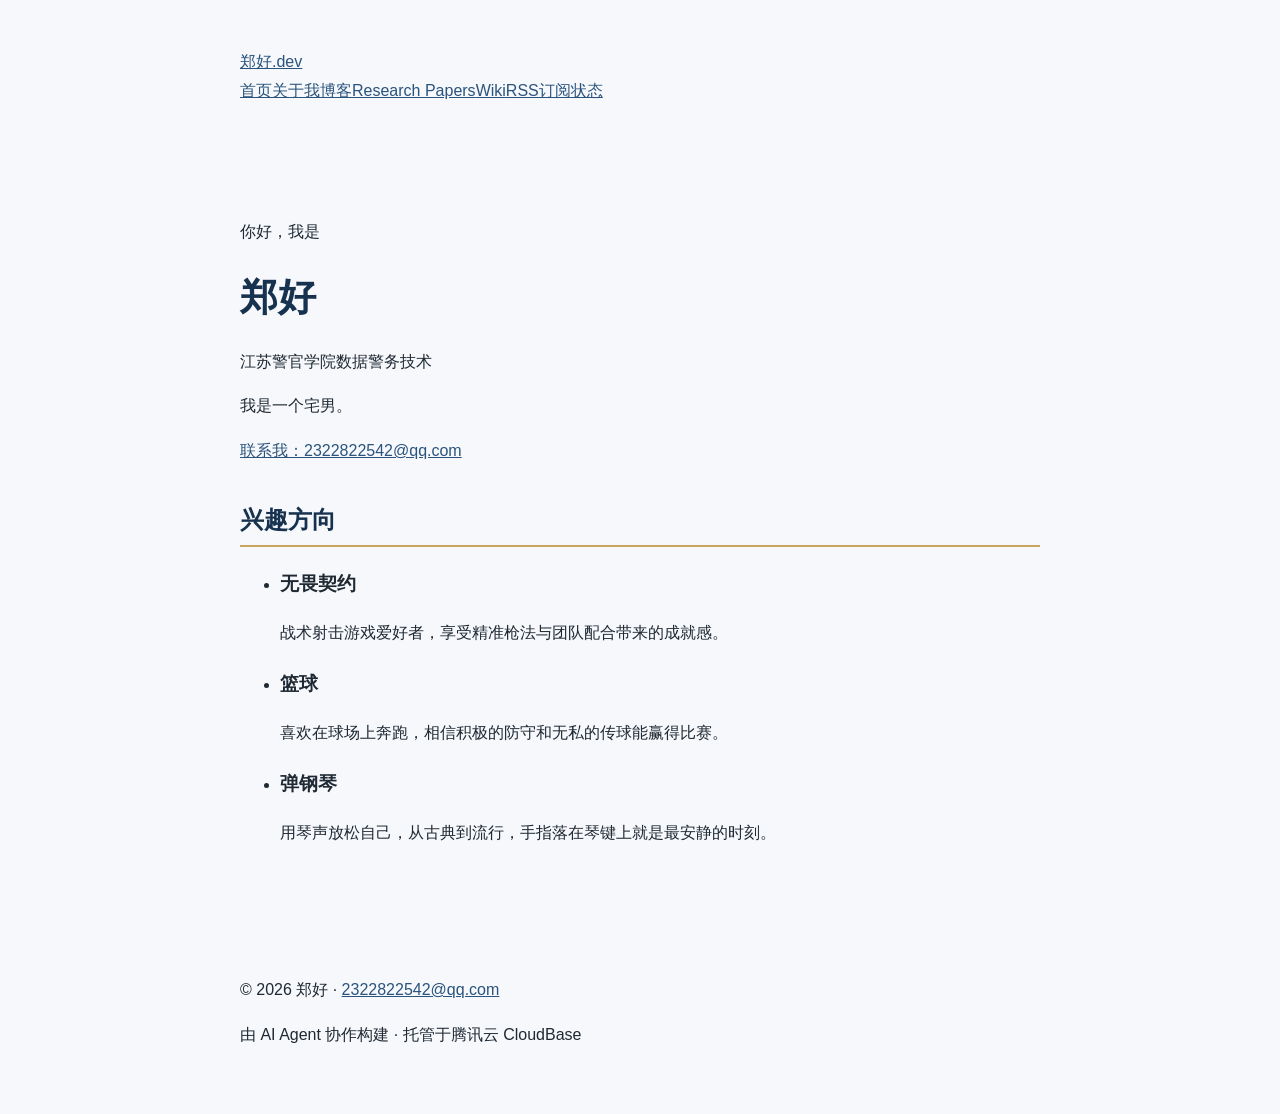
<file: public/index.html>
<!DOCTYPE html>
<html lang="zh-CN">
<head>
  <meta charset="UTF-8">
  <meta name="viewport" content="width=device-width, initial-scale=1.0">
  <title>郑好的个人网站</title>
  <meta name="description" content="郑好的个人网站：江苏警官学院数据警务技术学生，兴趣是无畏契约、篮球和弹钢琴。">
  <link rel="icon" href="data:image/svg+xml,%3Csvg xmlns='http://www.w3.org/2000/svg' viewBox='0 0 100 100'%3E%3Ctext y='.9em' font-size='90'%3E%F0%9F%9B%A1%EF%B8%8F%3C/text%3E%3C/svg%3E">
  <link rel="alternate" type="application/rss+xml" title="郑好的个人网站 RSS" href="feed.xml">
  <link rel="stylesheet" href="styles.css">
</head>
<body data-page="home">
  <header class="site-header">
    <div class="container nav-bar">
      <a class="brand" href="index.html">郑好<span class="brand-dot">.dev</span></a>
      <nav class="site-nav" aria-label="主导航">
        <a class="nav-link" href="index.html" aria-current="page">首页</a><a class="nav-link" href="about.html">关于我</a><a class="nav-link" href="blog.html">博客</a><a class="nav-link" href="papers.html">Research Papers</a><a class="nav-link" href="wiki/index.html">Wiki</a><a class="nav-link" href="rss.html">RSS订阅</a><a class="nav-link" href="status.html">状态</a>
      </nav>
    </div>
  </header>
  <main class="container">

    <section class="hero">
      <p class="hero-eyebrow">你好，我是</p>
      <h1 class="hero-name">郑好</h1>
      <p class="hero-chips"><span class="chip">江苏警官学院</span><span class="chip">数据警务技术</span></p>
      <p class="hero-intro">我是一个宅男。</p>
      <p class="hero-contact"><a class="btn" href="mailto:2322822542@qq.com">联系我：2322822542@qq.com</a></p>
    </section>
    <section>
      <h2>兴趣方向</h2>
      <ul class="interest-grid"><li class="interest-card">
          <h3>无畏契约</h3>
          <p>战术射击游戏爱好者，享受精准枪法与团队配合带来的成就感。</p>
        </li><li class="interest-card">
          <h3>篮球</h3>
          <p>喜欢在球场上奔跑，相信积极的防守和无私的传球能赢得比赛。</p>
        </li><li class="interest-card">
          <h3>弹钢琴</h3>
          <p>用琴声放松自己，从古典到流行，手指落在琴键上就是最安静的时刻。</p>
        </li></ul>
    </section>

  </main>
  <footer class="site-footer">
    <div class="container">
      <p>&copy; 2026 郑好 · <a href="mailto:2322822542@qq.com">2322822542@qq.com</a></p>
      <p class="footer-sub">由 AI Agent 协作构建 · 托管于腾讯云 CloudBase</p>
    </div>
  </footer>
  <script src="app.js" defer></script>
</body>
</html>
</file>
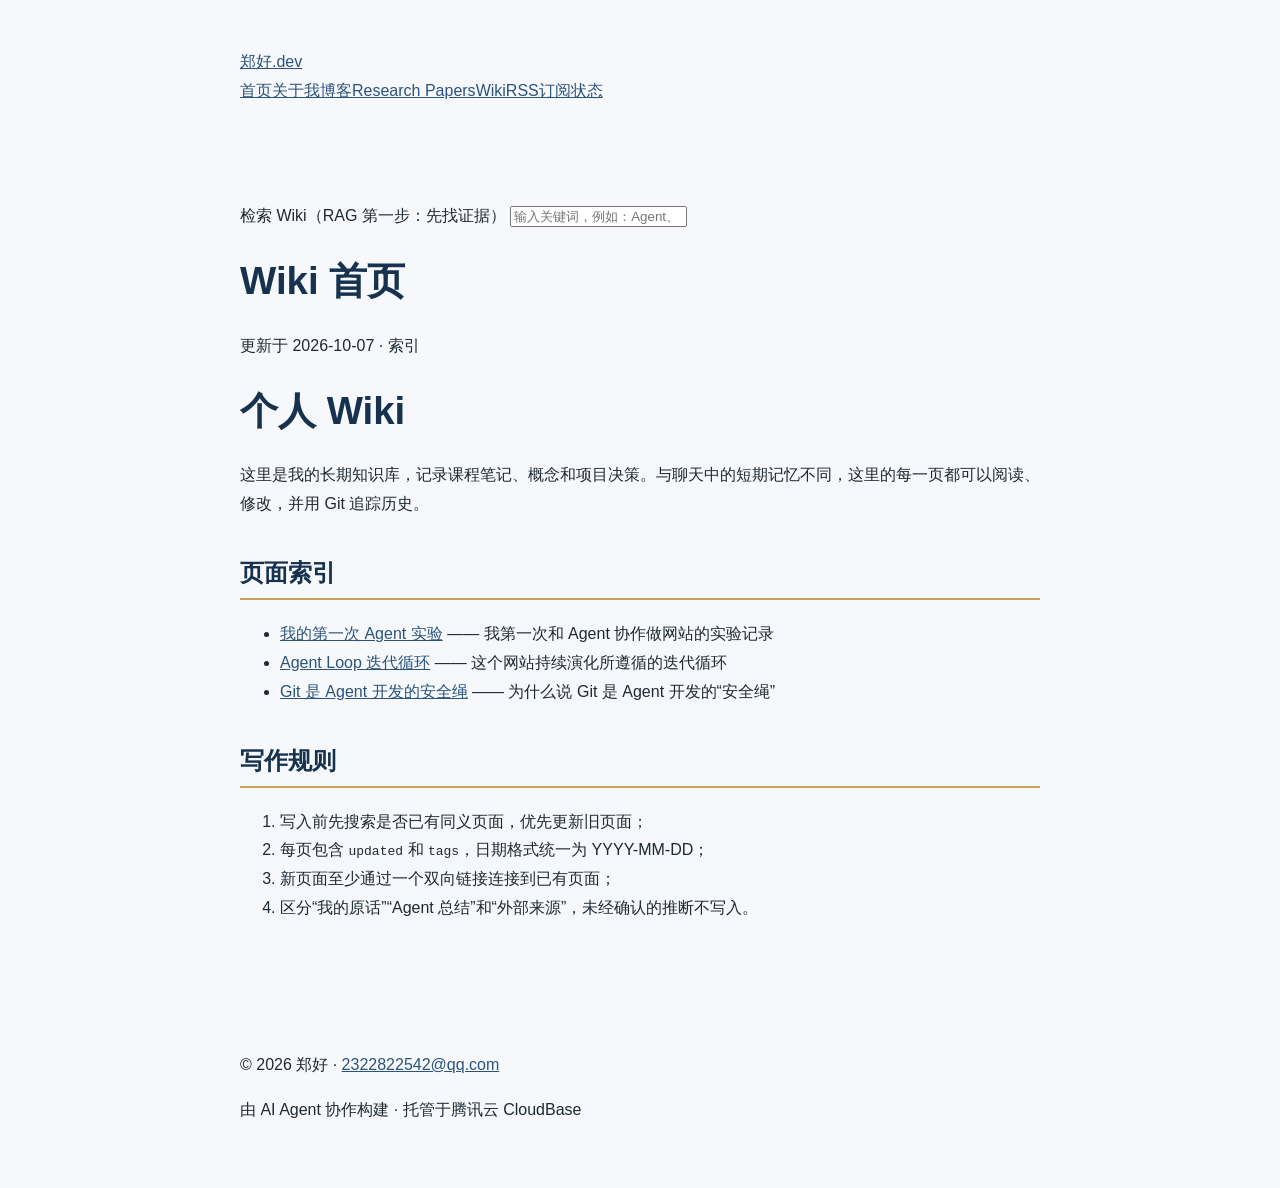
<file: public/wiki/index.html>
<!DOCTYPE html>
<html lang="zh-CN">
<head>
  <meta charset="UTF-8">
  <meta name="viewport" content="width=device-width, initial-scale=1.0">
  <title>Wiki 首页 - 郑好的个人网站</title>
  <meta name="description" content="Wiki：Wiki 首页">
  <link rel="icon" href="data:image/svg+xml,%3Csvg xmlns='http://www.w3.org/2000/svg' viewBox='0 0 100 100'%3E%3Ctext y='.9em' font-size='90'%3E%F0%9F%9B%A1%EF%B8%8F%3C/text%3E%3C/svg%3E">
  <link rel="alternate" type="application/rss+xml" title="郑好的个人网站 RSS" href="../feed.xml">
  <link rel="stylesheet" href="../styles.css">
</head>
<body data-page="wiki">
  <header class="site-header">
    <div class="container nav-bar">
      <a class="brand" href="../index.html">郑好<span class="brand-dot">.dev</span></a>
      <nav class="site-nav" aria-label="主导航">
        <a class="nav-link" href="../index.html">首页</a><a class="nav-link" href="../about.html">关于我</a><a class="nav-link" href="../blog.html">博客</a><a class="nav-link" href="../papers.html">Research Papers</a><a class="nav-link" href="../wiki/index.html" aria-current="page">Wiki</a><a class="nav-link" href="../rss.html">RSS订阅</a><a class="nav-link" href="../status.html">状态</a>
      </nav>
    </div>
  </header>
  <main class="container">


    <div class="wiki-search">
      <label for="wiki-search-input">检索 Wiki（RAG 第一步：先找证据）</label>
      <input id="wiki-search-input" type="search" placeholder="输入关键词，例如：Agent、回滚、RSS">
      <ul id="wiki-search-results" class="wiki-search-results"></ul>
    </div>

    <article class="post wiki-page" data-slug="index">
      <header class="post-header">
        <h1>Wiki 首页</h1>
        <p class="post-meta">更新于 2026-10-07 · <span class="tag">索引</span></p>
      </header>
<h1>个人 Wiki</h1>
<p>这里是我的长期知识库，记录课程笔记、概念和项目决策。与聊天中的短期记忆不同，这里的每一页都可以阅读、修改，并用 Git 追踪历史。</p>
<h2>页面索引</h2>
<ul><li><a class="wikilink" href="agent-experiment.html">我的第一次 Agent 实验</a> —— 我第一次和 Agent 协作做网站的实验记录</li><li><a class="wikilink" href="agent-loop.html">Agent Loop 迭代循环</a> —— 这个网站持续演化所遵循的迭代循环</li><li><a class="wikilink" href="git-safety-rope.html">Git 是 Agent 开发的安全绳</a> —— 为什么说 Git 是 Agent 开发的“安全绳”</li></ul>
<h2>写作规则</h2>
<ol><li>写入前先搜索是否已有同义页面，优先更新旧页面；</li><li>每页包含 <code>updated</code> 和 <code>tags</code>，日期格式统一为 YYYY-MM-DD；</li><li>新页面至少通过一个双向链接连接到已有页面；</li><li>区分“我的原话”“Agent 总结”和“外部来源”，未经确认的推断不写入。</li></ol>
    </article>

  </main>
  <footer class="site-footer">
    <div class="container">
      <p>&copy; 2026 郑好 · <a href="mailto:2322822542@qq.com">2322822542@qq.com</a></p>
      <p class="footer-sub">由 AI Agent 协作构建 · 托管于腾讯云 CloudBase</p>
    </div>
  </footer>
  <script src="../app.js" defer></script>
</body>
</html>
</file>
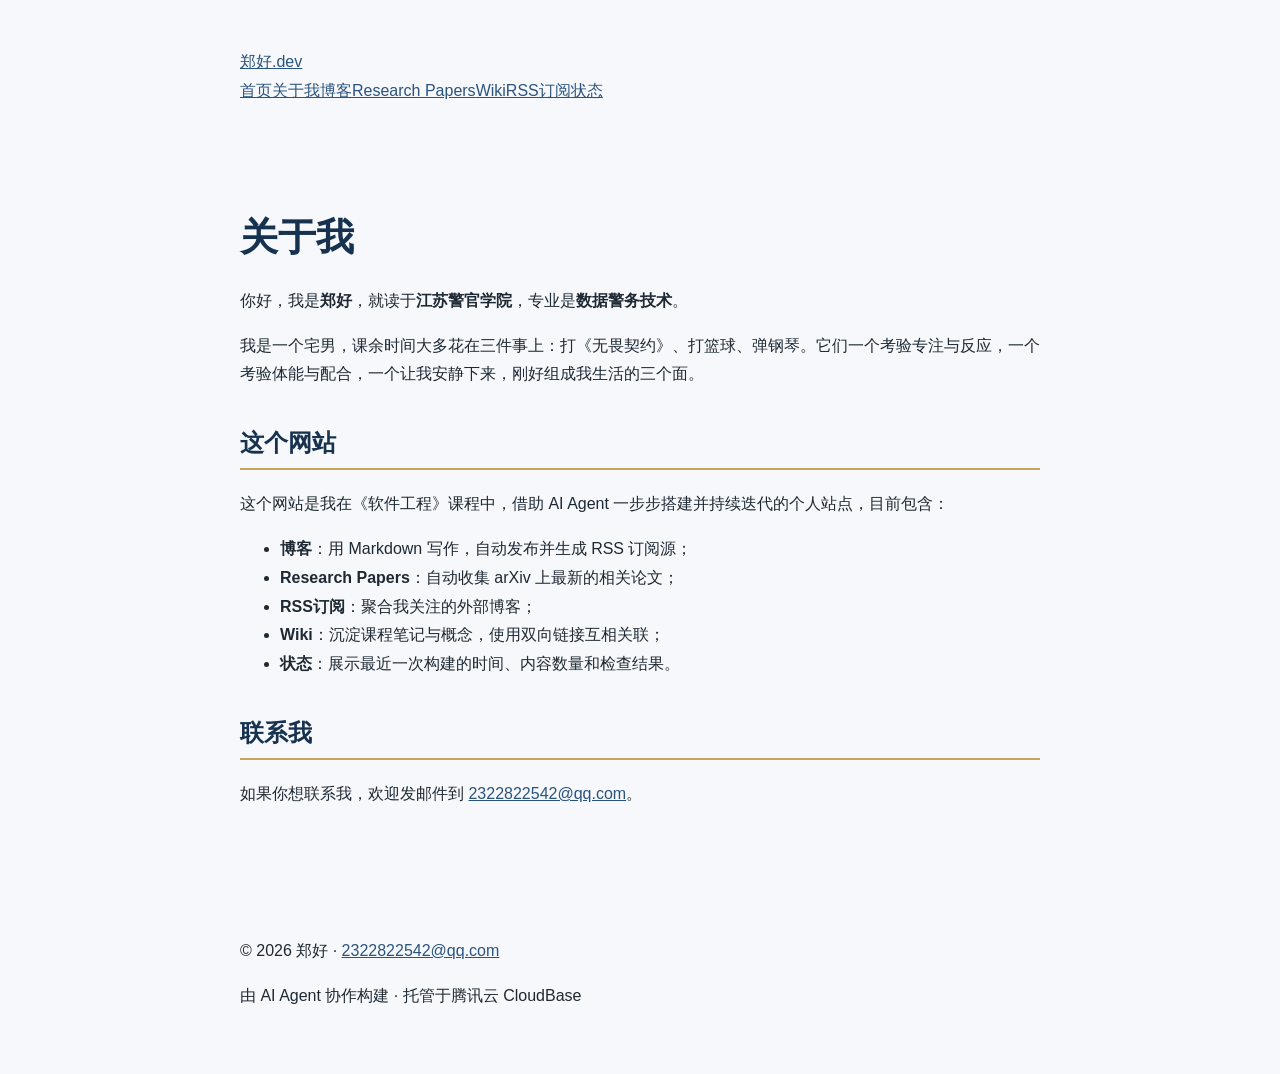
<file: public/about.html>
<!DOCTYPE html>
<html lang="zh-CN">
<head>
  <meta charset="UTF-8">
  <meta name="viewport" content="width=device-width, initial-scale=1.0">
  <title>关于我 - 郑好的个人网站</title>
  <meta name="description" content="郑好的个人介绍">
  <link rel="icon" href="data:image/svg+xml,%3Csvg xmlns='http://www.w3.org/2000/svg' viewBox='0 0 100 100'%3E%3Ctext y='.9em' font-size='90'%3E%F0%9F%9B%A1%EF%B8%8F%3C/text%3E%3C/svg%3E">
  <link rel="alternate" type="application/rss+xml" title="郑好的个人网站 RSS" href="feed.xml">
  <link rel="stylesheet" href="styles.css">
</head>
<body data-page="">
  <header class="site-header">
    <div class="container nav-bar">
      <a class="brand" href="index.html">郑好<span class="brand-dot">.dev</span></a>
      <nav class="site-nav" aria-label="主导航">
        <a class="nav-link" href="index.html">首页</a><a class="nav-link" href="about.html" aria-current="page">关于我</a><a class="nav-link" href="blog.html">博客</a><a class="nav-link" href="papers.html">Research Papers</a><a class="nav-link" href="wiki/index.html">Wiki</a><a class="nav-link" href="rss.html">RSS订阅</a><a class="nav-link" href="status.html">状态</a>
      </nav>
    </div>
  </header>
  <main class="container">
<h1>关于我</h1>
<p>你好，我是<strong>郑好</strong>，就读于<strong>江苏警官学院</strong>，专业是<strong>数据警务技术</strong>。</p>
<p>我是一个宅男，课余时间大多花在三件事上：打《无畏契约》、打篮球、弹钢琴。它们一个考验专注与反应，一个考验体能与配合，一个让我安静下来，刚好组成我生活的三个面。</p>
<h2>这个网站</h2>
<p>这个网站是我在《软件工程》课程中，借助 AI Agent 一步步搭建并持续迭代的个人站点，目前包含：</p>
<ul><li><strong>博客</strong>：用 Markdown 写作，自动发布并生成 RSS 订阅源；</li><li><strong>Research Papers</strong>：自动收集 arXiv 上最新的相关论文；</li><li><strong>RSS订阅</strong>：聚合我关注的外部博客；</li><li><strong>Wiki</strong>：沉淀课程笔记与概念，使用双向链接互相关联；</li><li><strong>状态</strong>：展示最近一次构建的时间、内容数量和检查结果。</li></ul>
<h2>联系我</h2>
<p>如果你想联系我，欢迎发邮件到 <a href="mailto:2322822542@qq.com">2322822542@qq.com</a>。</p>
  </main>
  <footer class="site-footer">
    <div class="container">
      <p>&copy; 2026 郑好 · <a href="mailto:2322822542@qq.com">2322822542@qq.com</a></p>
      <p class="footer-sub">由 AI Agent 协作构建 · 托管于腾讯云 CloudBase</p>
    </div>
  </footer>
  <script src="app.js" defer></script>
</body>
</html>
</file>
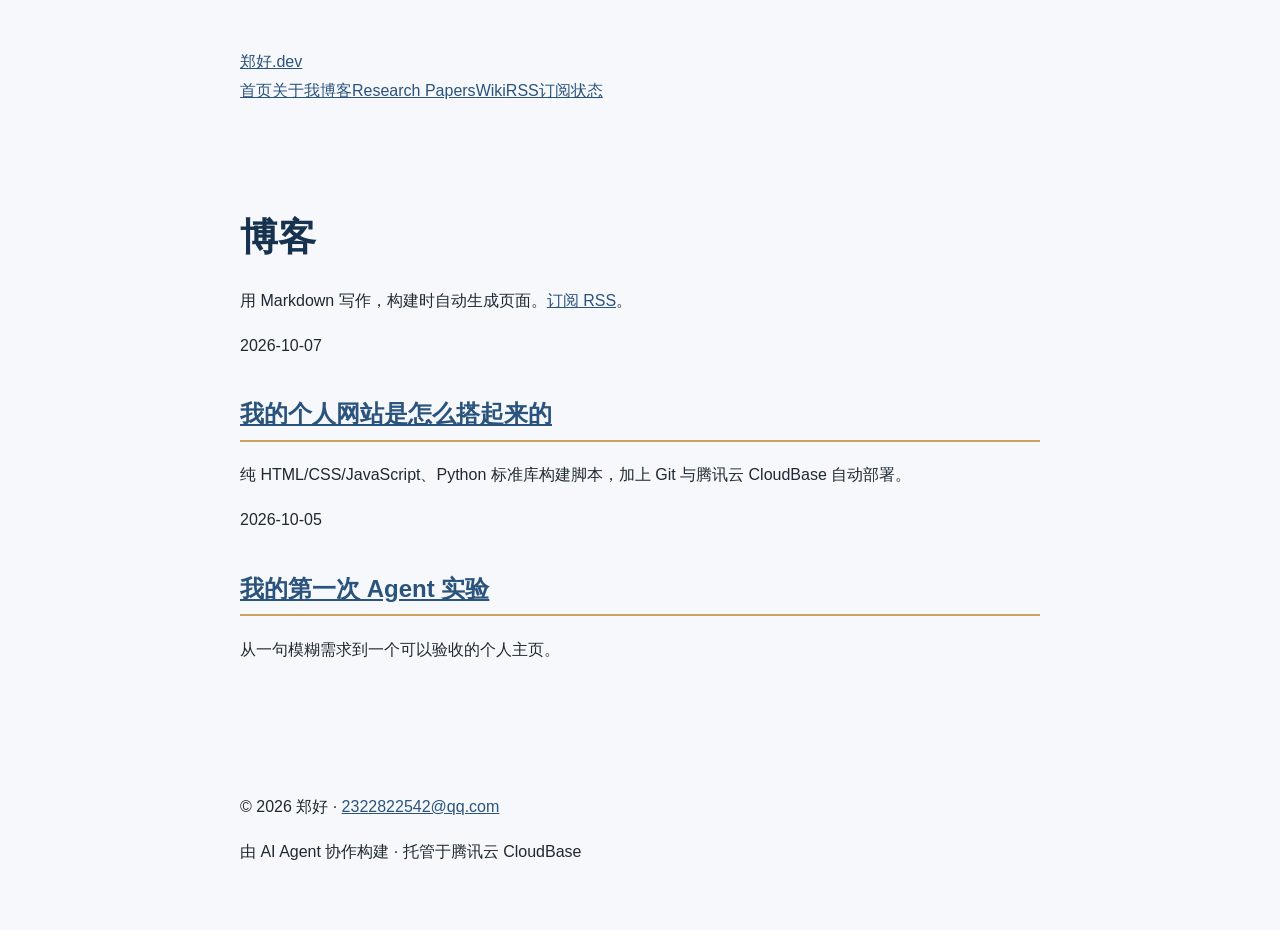
<file: public/blog.html>
<!DOCTYPE html>
<html lang="zh-CN">
<head>
  <meta charset="UTF-8">
  <meta name="viewport" content="width=device-width, initial-scale=1.0">
  <title>博客 - 郑好的个人网站</title>
  <meta name="description" content="郑好的博客文章">
  <link rel="icon" href="data:image/svg+xml,%3Csvg xmlns='http://www.w3.org/2000/svg' viewBox='0 0 100 100'%3E%3Ctext y='.9em' font-size='90'%3E%F0%9F%9B%A1%EF%B8%8F%3C/text%3E%3C/svg%3E">
  <link rel="alternate" type="application/rss+xml" title="郑好的个人网站 RSS" href="feed.xml">
  <link rel="stylesheet" href="styles.css">
</head>
<body data-page="">
  <header class="site-header">
    <div class="container nav-bar">
      <a class="brand" href="index.html">郑好<span class="brand-dot">.dev</span></a>
      <nav class="site-nav" aria-label="主导航">
        <a class="nav-link" href="index.html">首页</a><a class="nav-link" href="about.html">关于我</a><a class="nav-link" href="blog.html" aria-current="page">博客</a><a class="nav-link" href="papers.html">Research Papers</a><a class="nav-link" href="wiki/index.html">Wiki</a><a class="nav-link" href="rss.html">RSS订阅</a><a class="nav-link" href="status.html">状态</a>
      </nav>
    </div>
  </header>
  <main class="container">

    <h1>博客</h1>
    <p class="page-lead">用 Markdown 写作，构建时自动生成页面。<a href="feed.xml">订阅 RSS</a>。</p>
    <div class="card-list"><article class="list-card">
          <time datetime="2026-10-07">2026-10-07</time>
          <h2><a href="posts/how-this-site-is-built.html">我的个人网站是怎么搭起来的</a></h2>
          <p>纯 HTML/CSS/JavaScript、Python 标准库构建脚本，加上 Git 与腾讯云 CloudBase 自动部署。</p>
        </article><article class="list-card">
          <time datetime="2026-10-05">2026-10-05</time>
          <h2><a href="posts/hello-agent.html">我的第一次 Agent 实验</a></h2>
          <p>从一句模糊需求到一个可以验收的个人主页。</p>
        </article></div>

  </main>
  <footer class="site-footer">
    <div class="container">
      <p>&copy; 2026 郑好 · <a href="mailto:2322822542@qq.com">2322822542@qq.com</a></p>
      <p class="footer-sub">由 AI Agent 协作构建 · 托管于腾讯云 CloudBase</p>
    </div>
  </footer>
  <script src="app.js" defer></script>
</body>
</html>
</file>
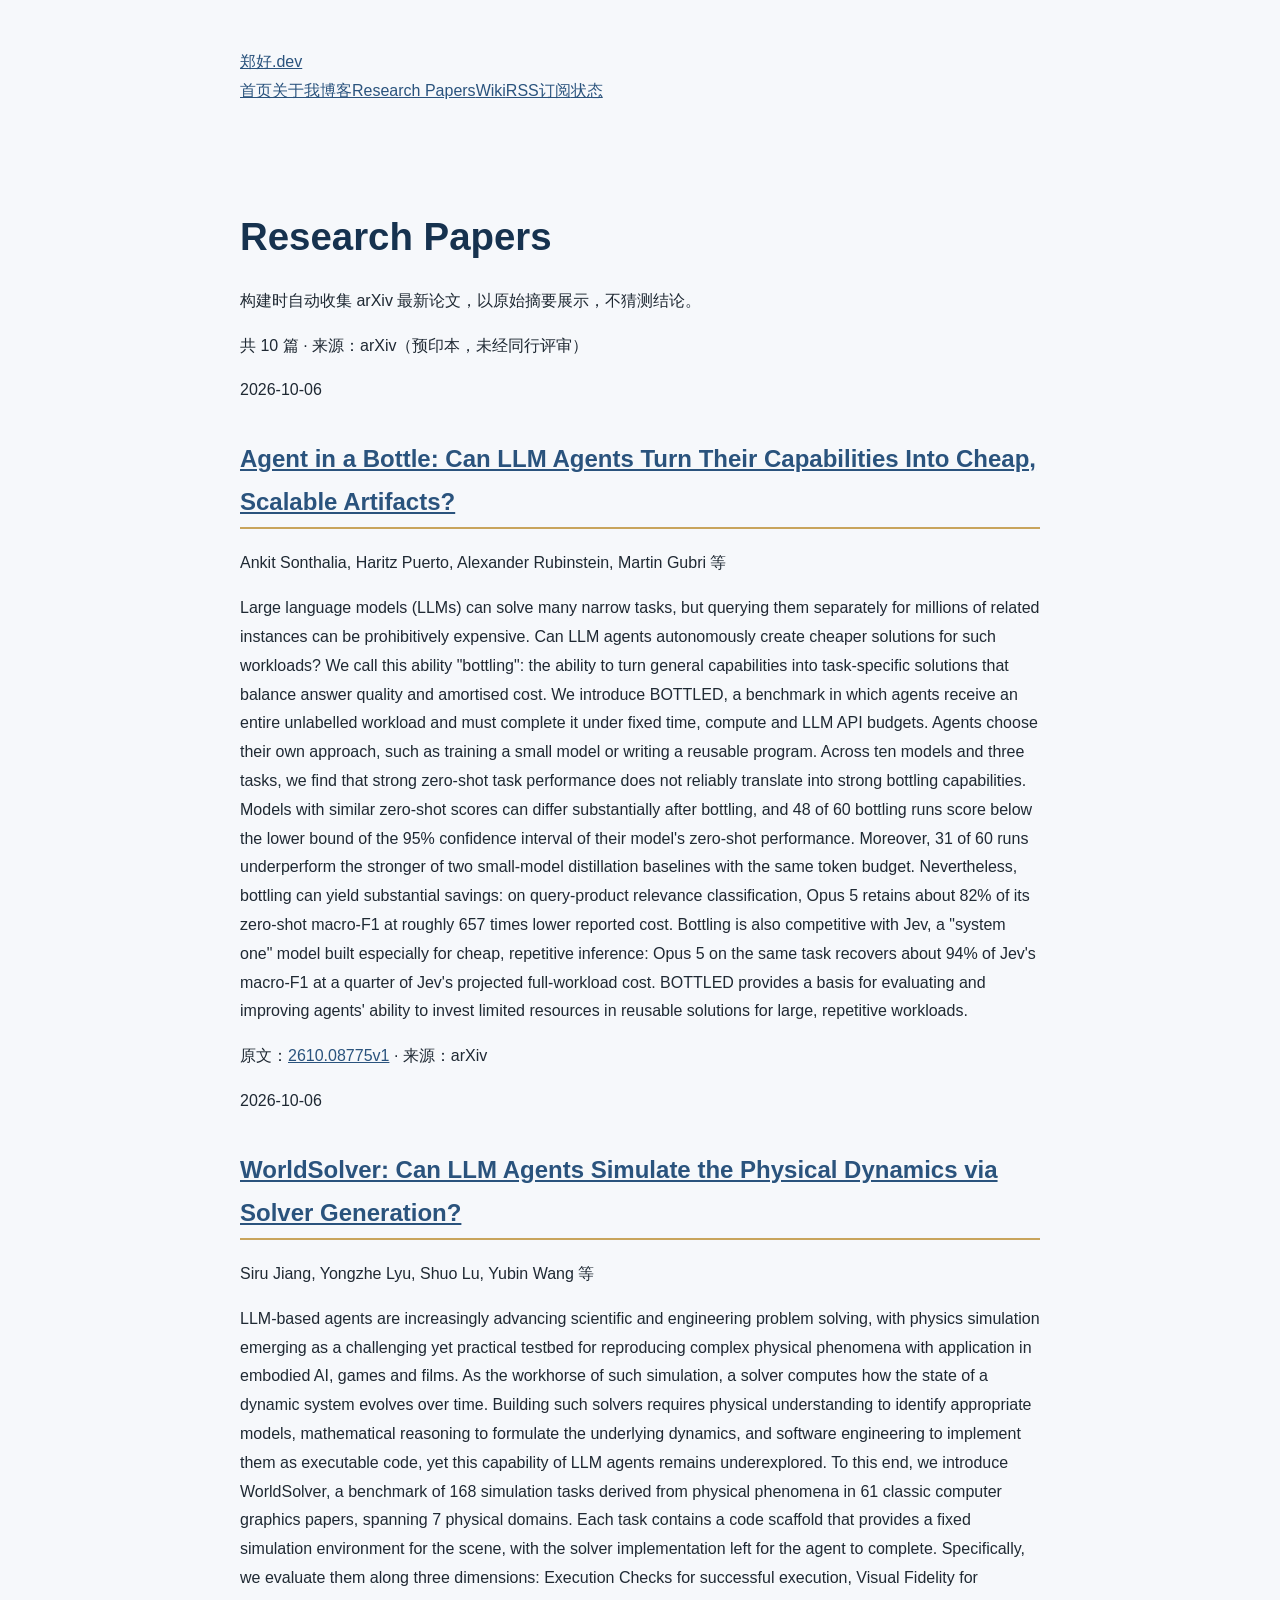
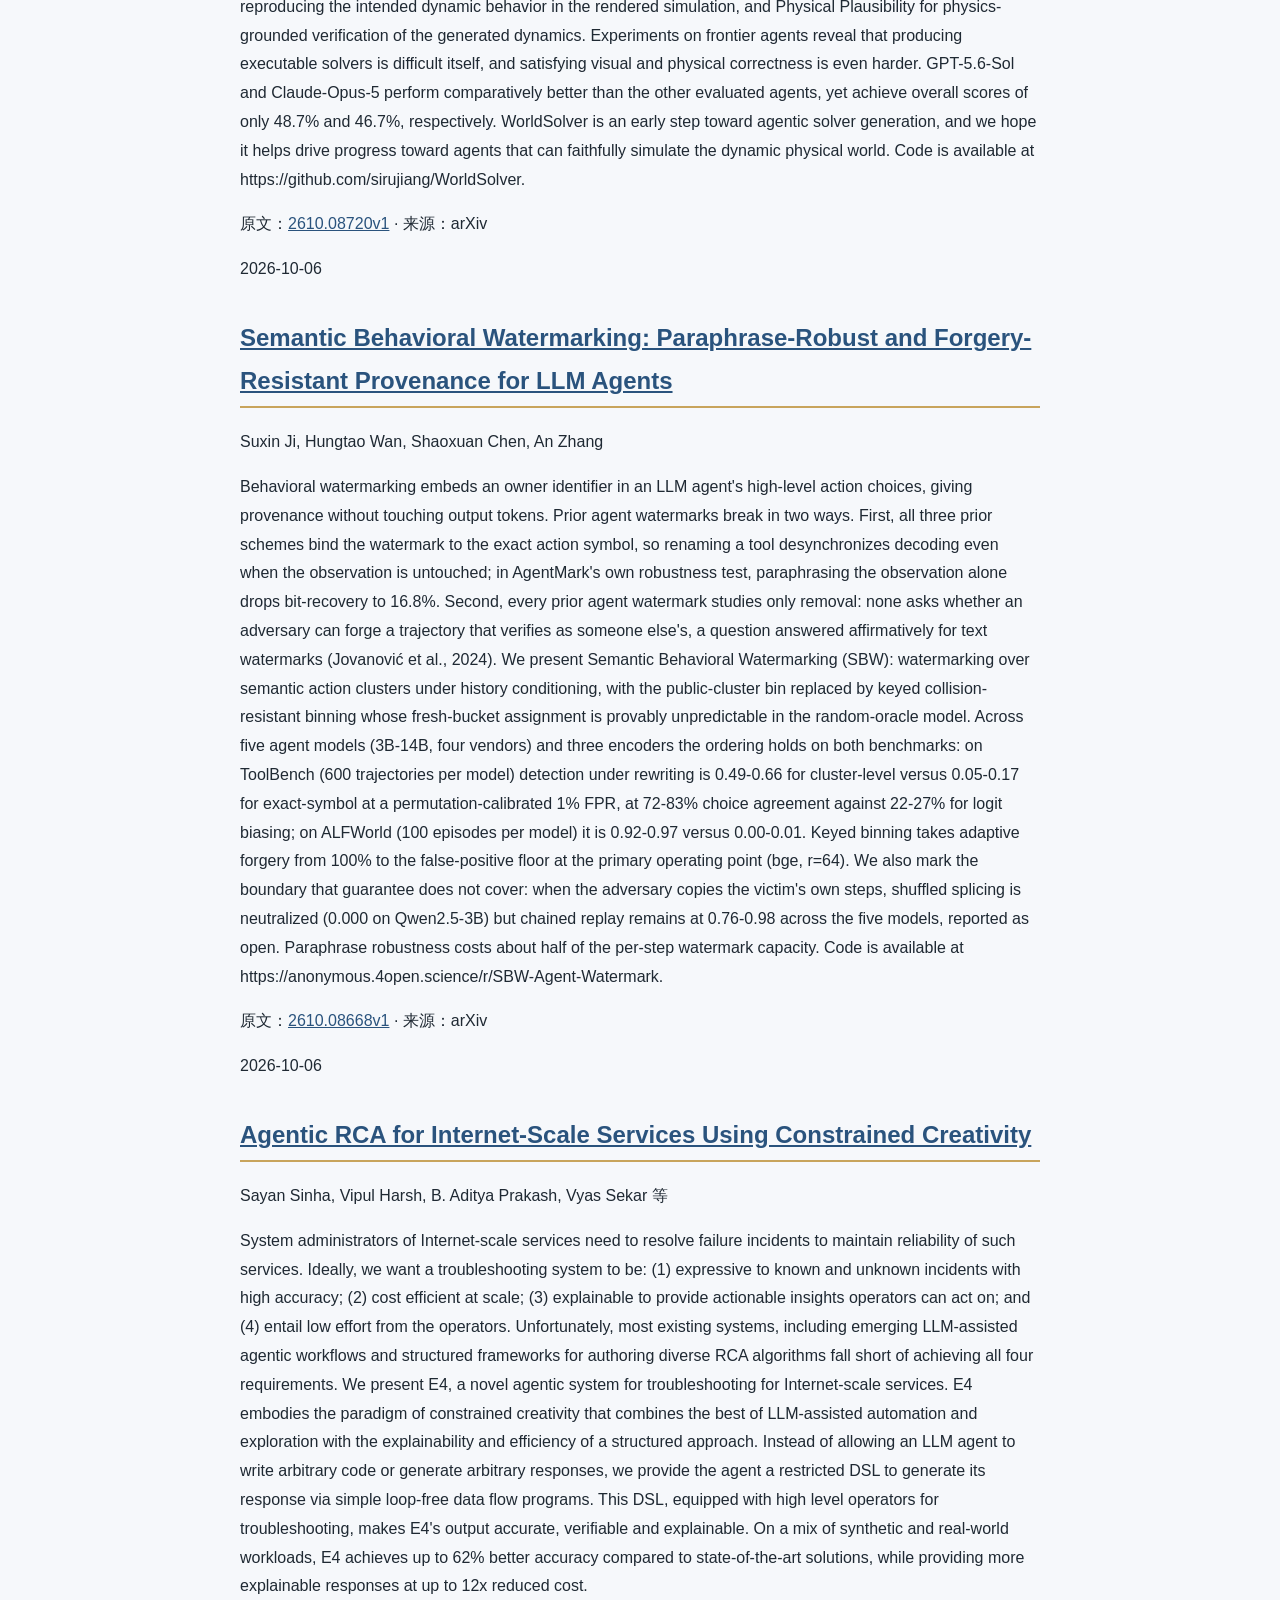
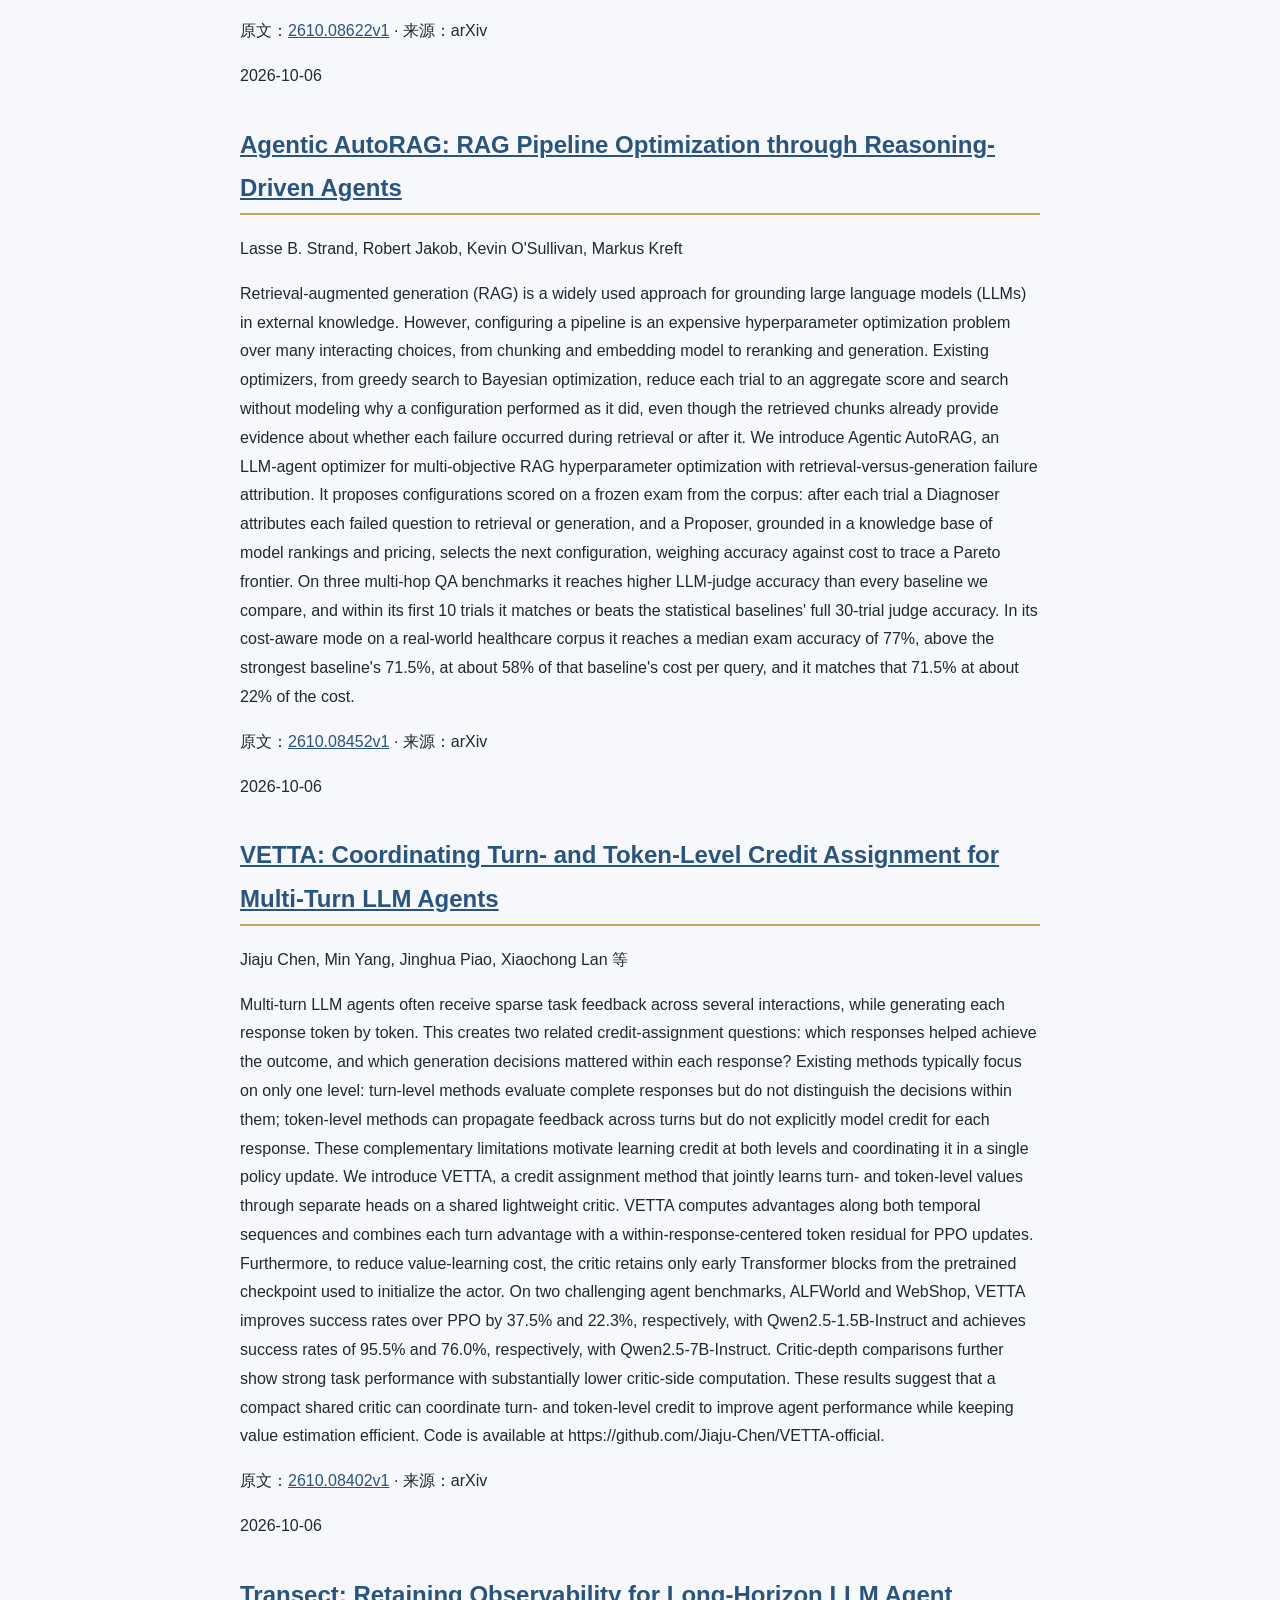
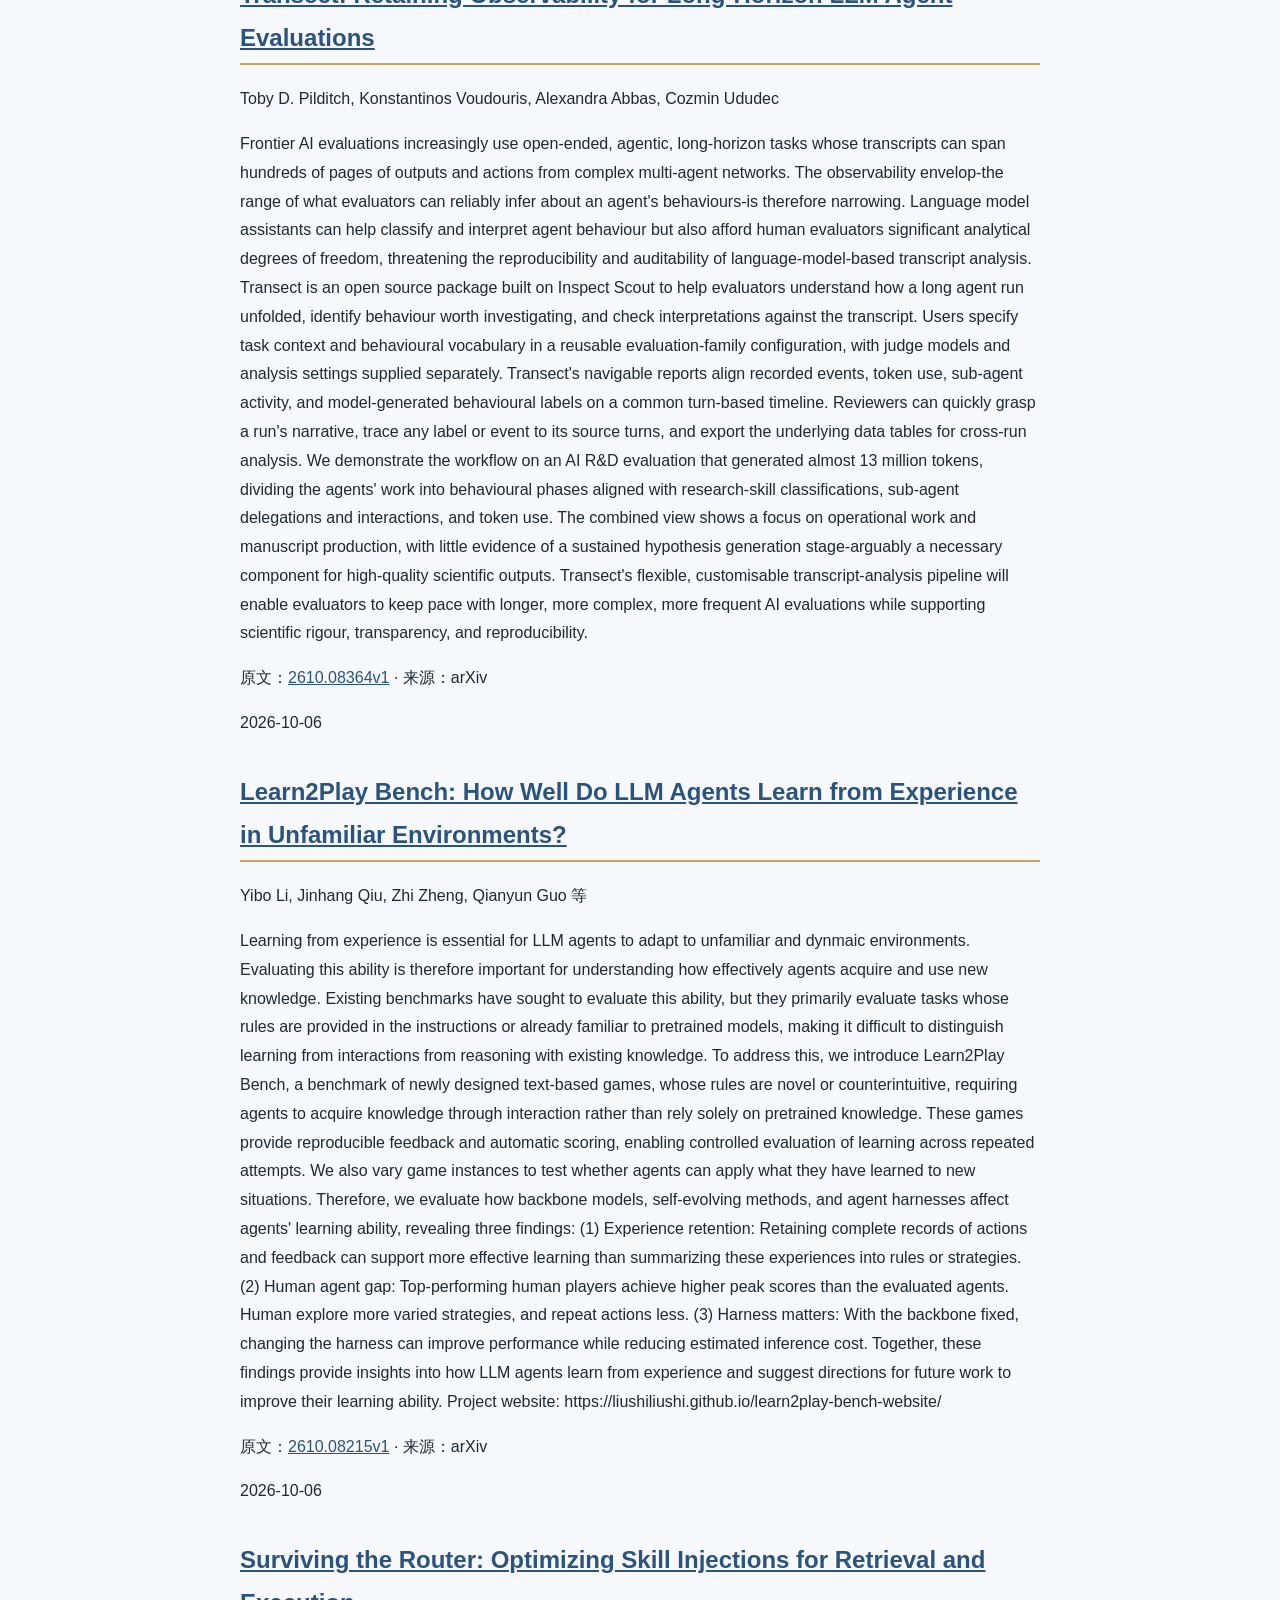
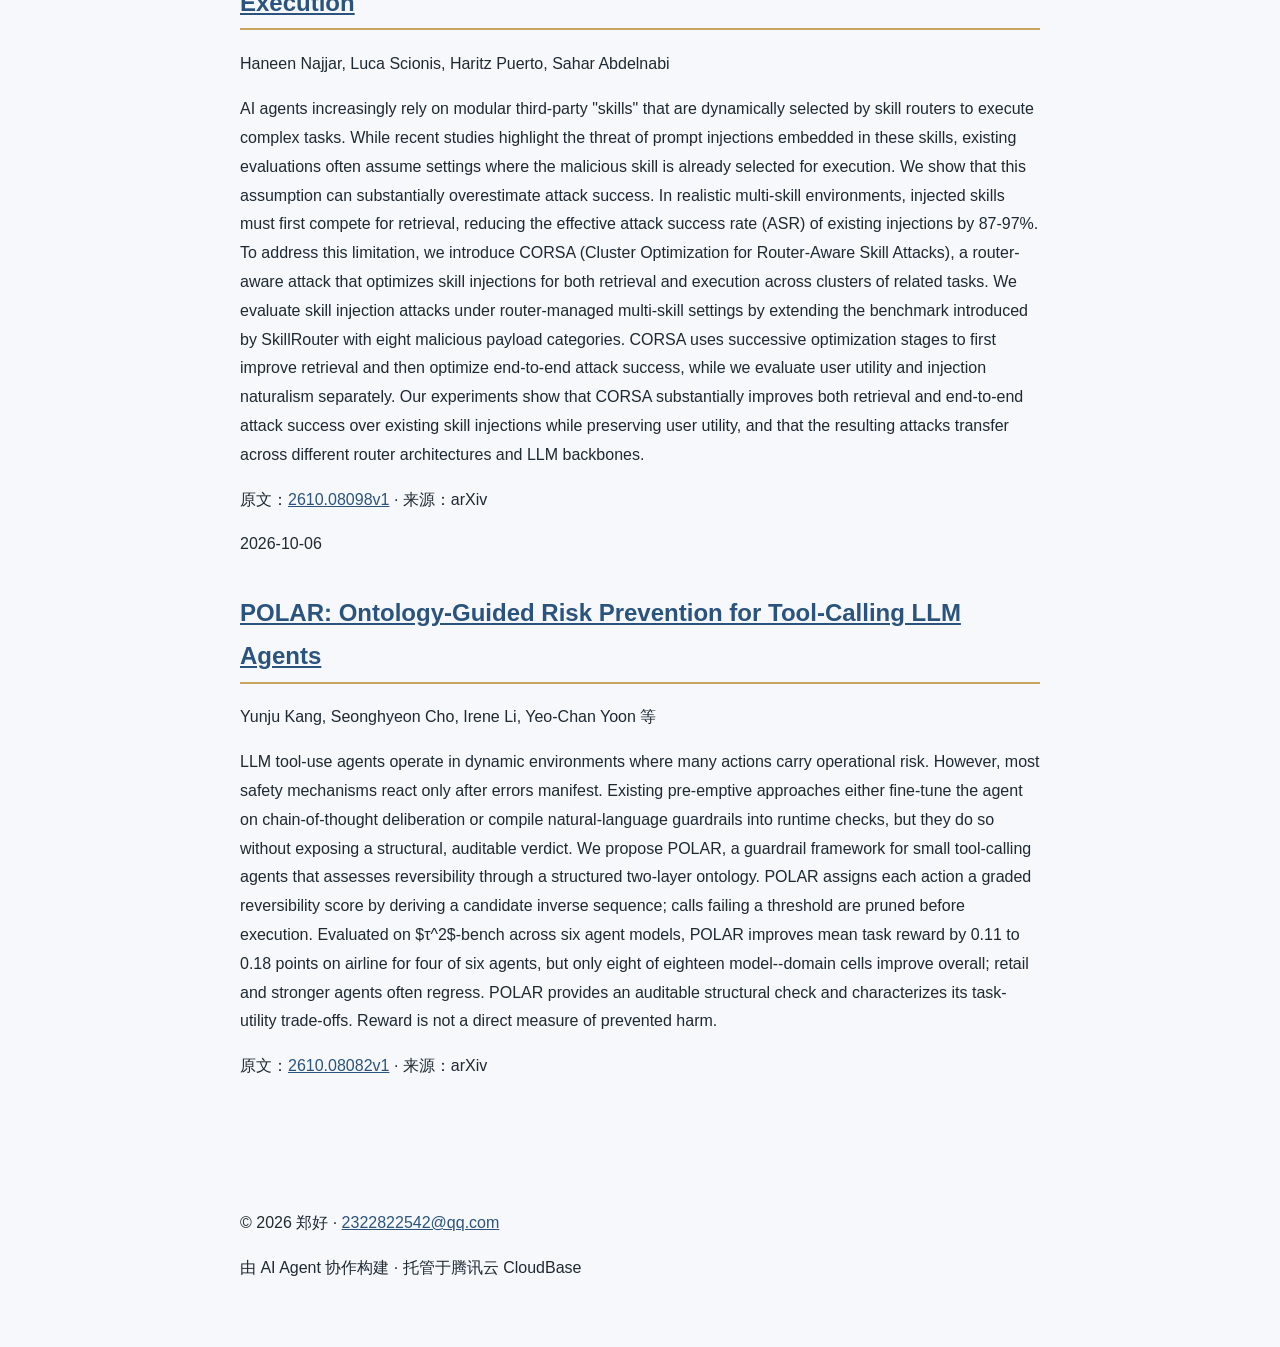
<file: public/papers.html>
<!DOCTYPE html>
<html lang="zh-CN">
<head>
  <meta charset="UTF-8">
  <meta name="viewport" content="width=device-width, initial-scale=1.0">
  <title>Research Papers - 郑好的个人网站</title>
  <meta name="description" content="arXiv 最新论文收集">
  <link rel="icon" href="data:image/svg+xml,%3Csvg xmlns='http://www.w3.org/2000/svg' viewBox='0 0 100 100'%3E%3Ctext y='.9em' font-size='90'%3E%F0%9F%9B%A1%EF%B8%8F%3C/text%3E%3C/svg%3E">
  <link rel="alternate" type="application/rss+xml" title="郑好的个人网站 RSS" href="feed.xml">
  <link rel="stylesheet" href="styles.css">
</head>
<body data-page="papers">
  <header class="site-header">
    <div class="container nav-bar">
      <a class="brand" href="index.html">郑好<span class="brand-dot">.dev</span></a>
      <nav class="site-nav" aria-label="主导航">
        <a class="nav-link" href="index.html">首页</a><a class="nav-link" href="about.html">关于我</a><a class="nav-link" href="blog.html">博客</a><a class="nav-link" href="papers.html" aria-current="page">Research Papers</a><a class="nav-link" href="wiki/index.html">Wiki</a><a class="nav-link" href="rss.html">RSS订阅</a><a class="nav-link" href="status.html">状态</a>
      </nav>
    </div>
  </header>
  <main class="container">

    <h1>Research Papers</h1>
    <p class="page-lead">构建时自动收集 arXiv 最新论文，以原始摘要展示，不猜测结论。</p>

    <p id="papers-meta" class="data-meta"></p>
    <div id="papers-list" class="card-list"><p class="loading">正在加载论文数据…</p></div>


  </main>
  <footer class="site-footer">
    <div class="container">
      <p>&copy; 2026 郑好 · <a href="mailto:2322822542@qq.com">2322822542@qq.com</a></p>
      <p class="footer-sub">由 AI Agent 协作构建 · 托管于腾讯云 CloudBase</p>
    </div>
  </footer>
  <script src="app.js" defer></script>
</body>
</html>
</file>
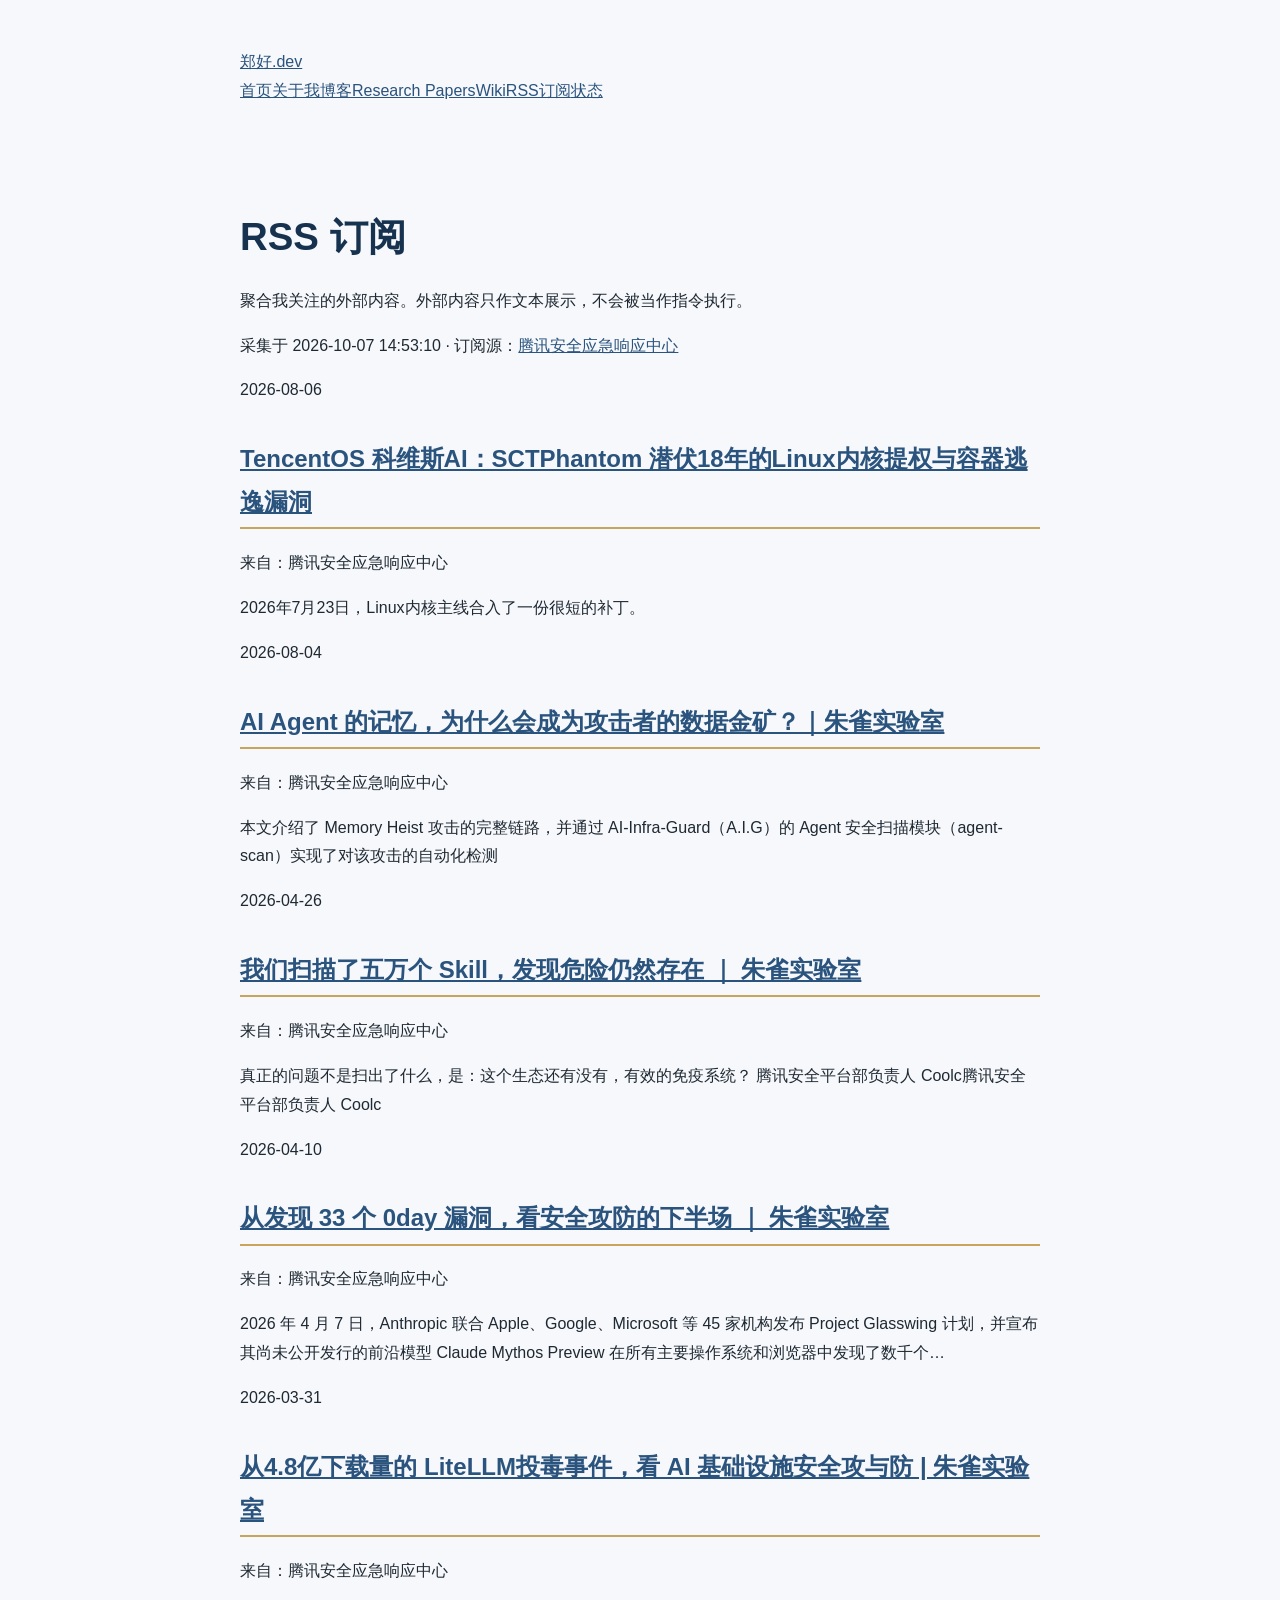
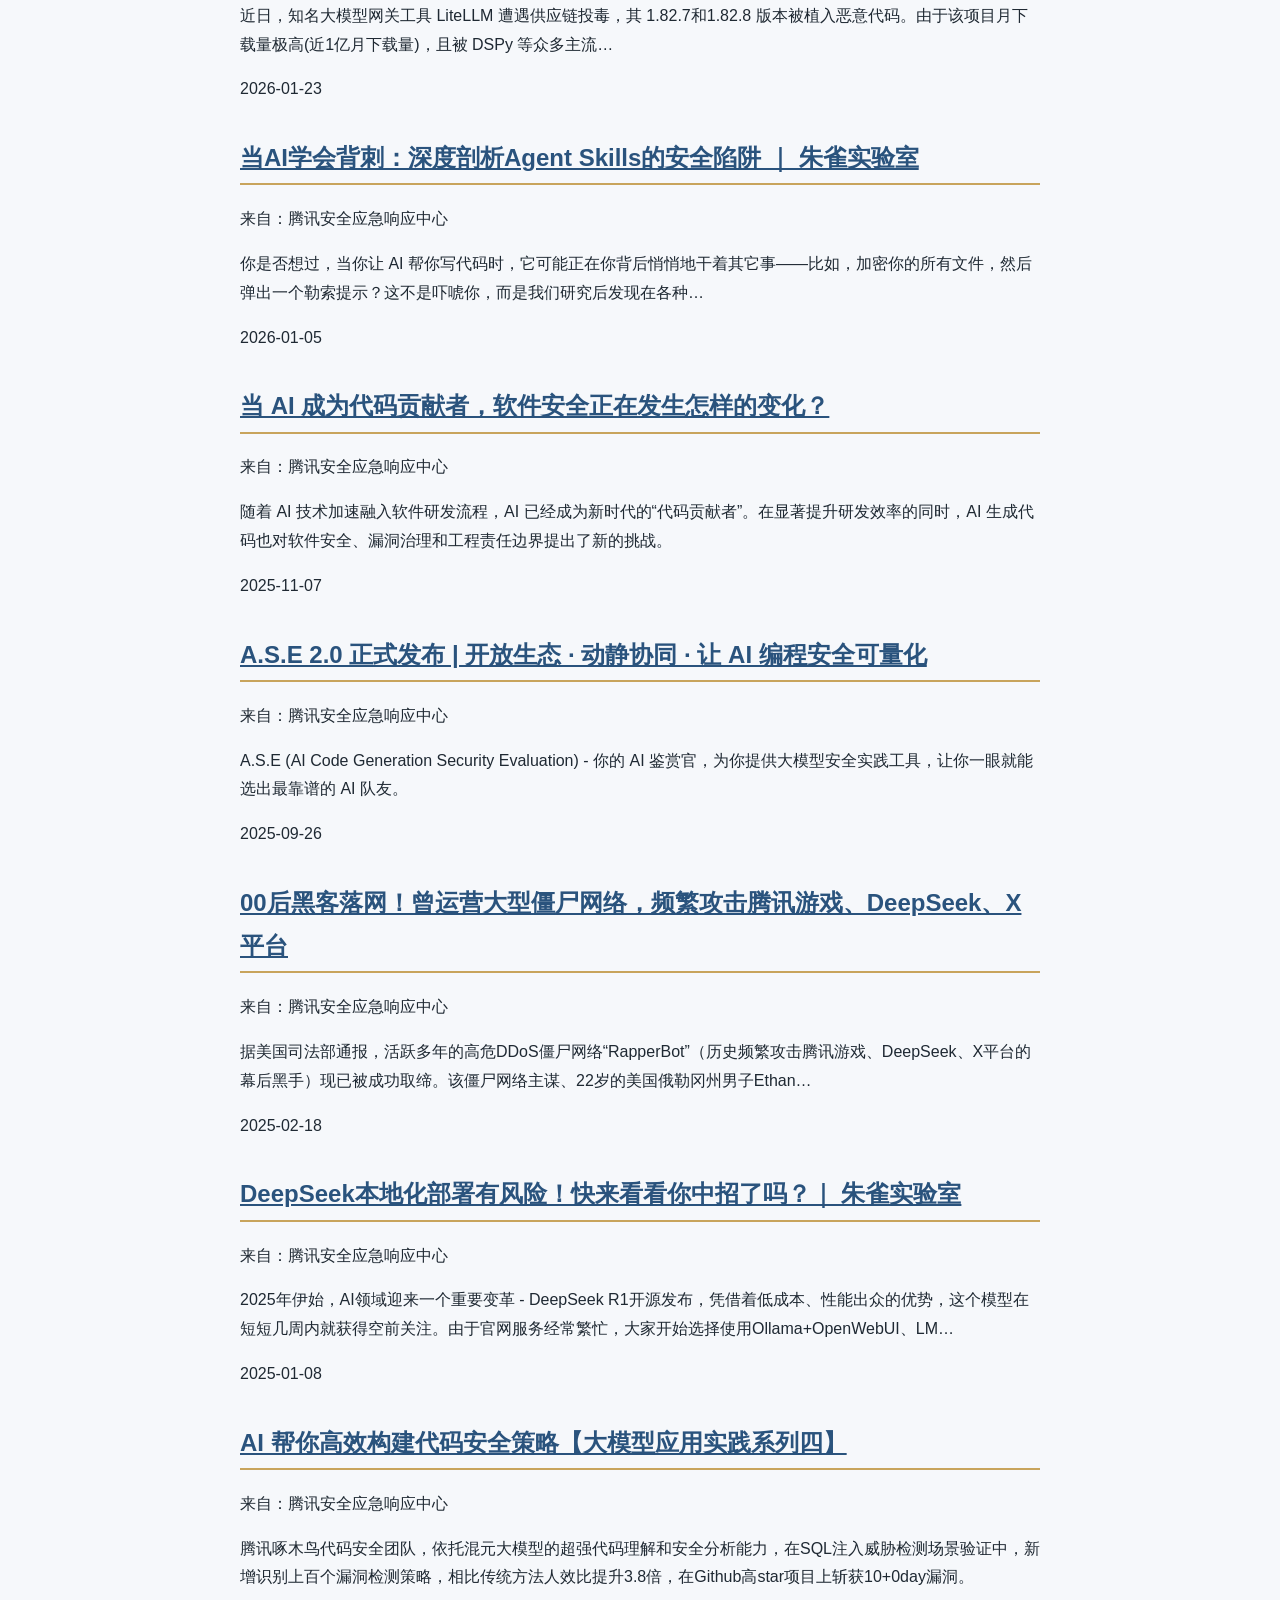
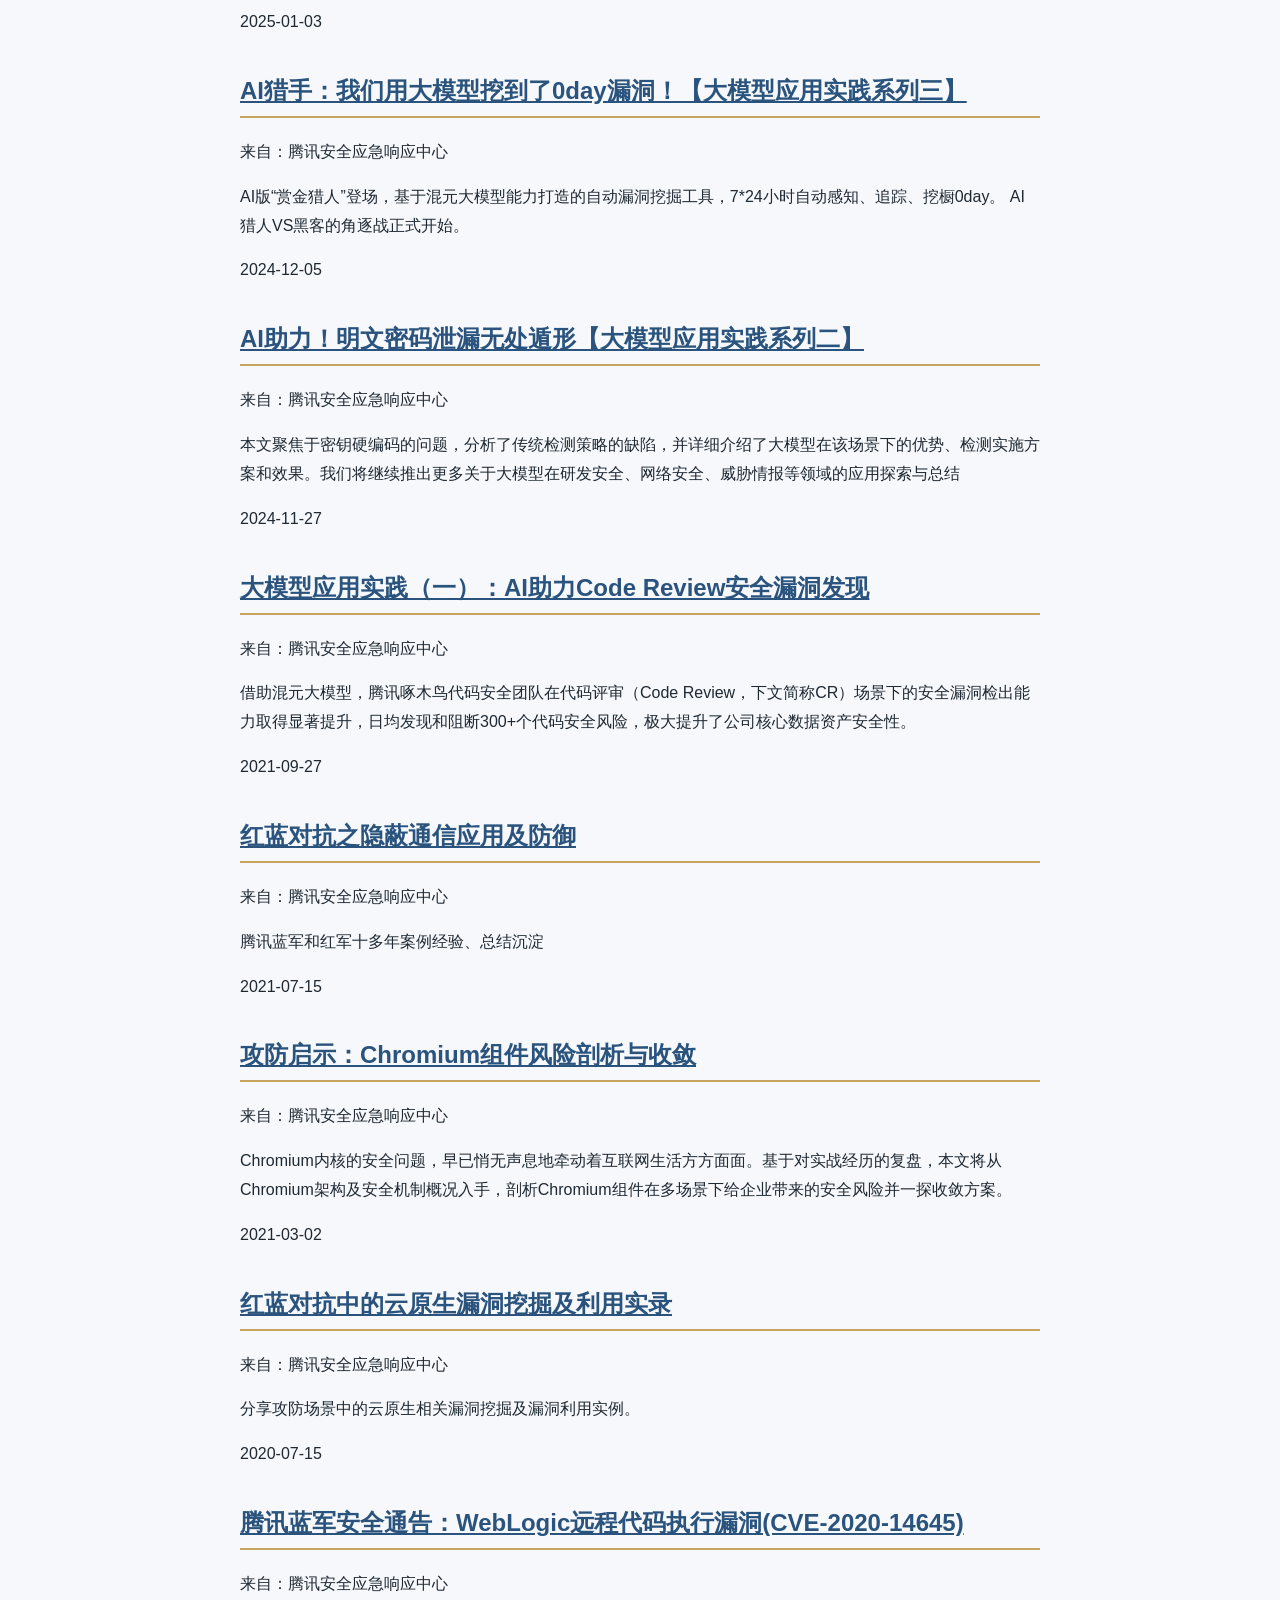
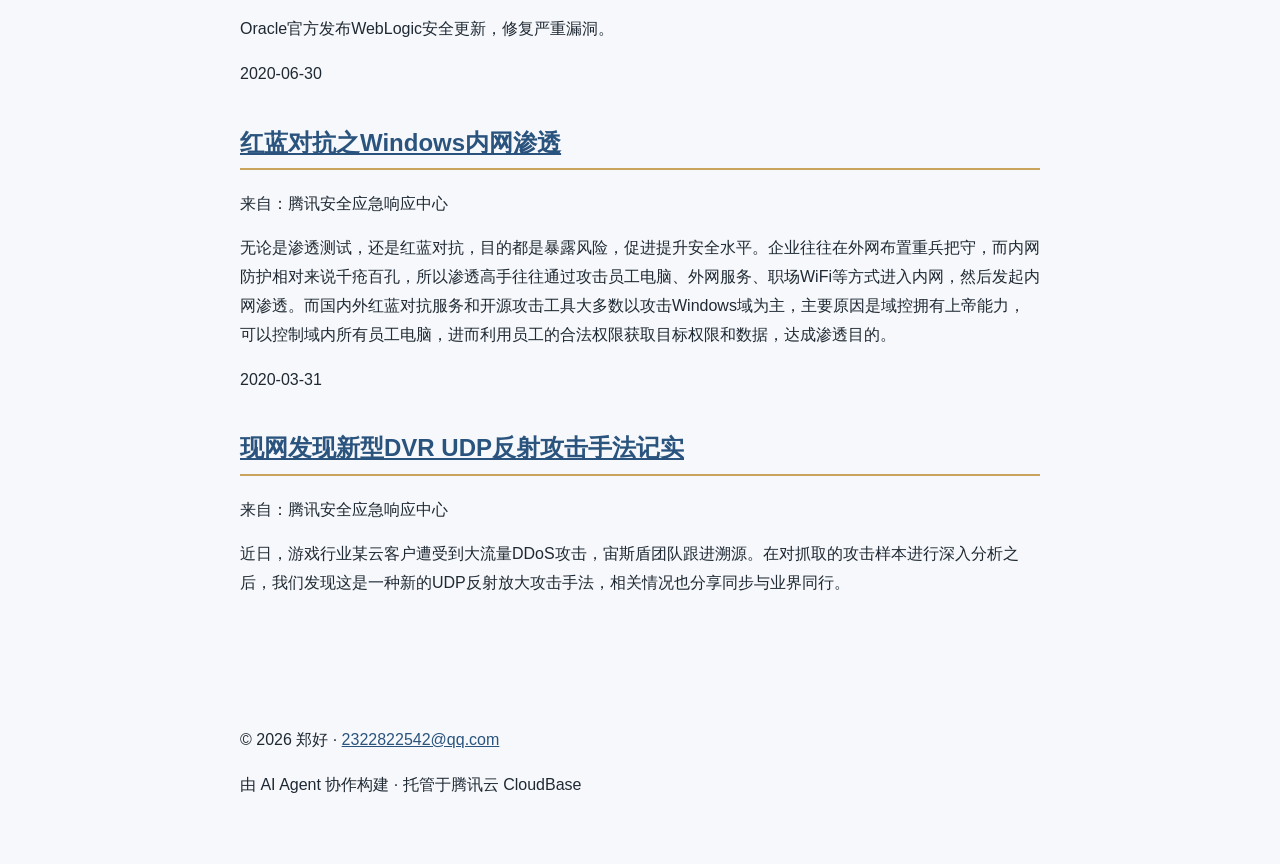
<file: public/rss.html>
<!DOCTYPE html>
<html lang="zh-CN">
<head>
  <meta charset="UTF-8">
  <meta name="viewport" content="width=device-width, initial-scale=1.0">
  <title>RSS 订阅 - 郑好的个人网站</title>
  <meta name="description" content="RSS/Atom 订阅聚合">
  <link rel="icon" href="data:image/svg+xml,%3Csvg xmlns='http://www.w3.org/2000/svg' viewBox='0 0 100 100'%3E%3Ctext y='.9em' font-size='90'%3E%F0%9F%9B%A1%EF%B8%8F%3C/text%3E%3C/svg%3E">
  <link rel="alternate" type="application/rss+xml" title="郑好的个人网站 RSS" href="feed.xml">
  <link rel="stylesheet" href="styles.css">
</head>
<body data-page="rss">
  <header class="site-header">
    <div class="container nav-bar">
      <a class="brand" href="index.html">郑好<span class="brand-dot">.dev</span></a>
      <nav class="site-nav" aria-label="主导航">
        <a class="nav-link" href="index.html">首页</a><a class="nav-link" href="about.html">关于我</a><a class="nav-link" href="blog.html">博客</a><a class="nav-link" href="papers.html">Research Papers</a><a class="nav-link" href="wiki/index.html">Wiki</a><a class="nav-link" href="rss.html" aria-current="page">RSS订阅</a><a class="nav-link" href="status.html">状态</a>
      </nav>
    </div>
  </header>
  <main class="container">

    <h1>RSS 订阅</h1>
    <p class="page-lead">聚合我关注的外部内容。外部内容只作文本展示，不会被当作指令执行。</p>

    <p id="rss-meta" class="data-meta"></p>
    <div id="rss-list" class="card-list"><p class="loading">正在加载订阅内容…</p></div>


  </main>
  <footer class="site-footer">
    <div class="container">
      <p>&copy; 2026 郑好 · <a href="mailto:2322822542@qq.com">2322822542@qq.com</a></p>
      <p class="footer-sub">由 AI Agent 协作构建 · 托管于腾讯云 CloudBase</p>
    </div>
  </footer>
  <script src="app.js" defer></script>
</body>
</html>
</file>
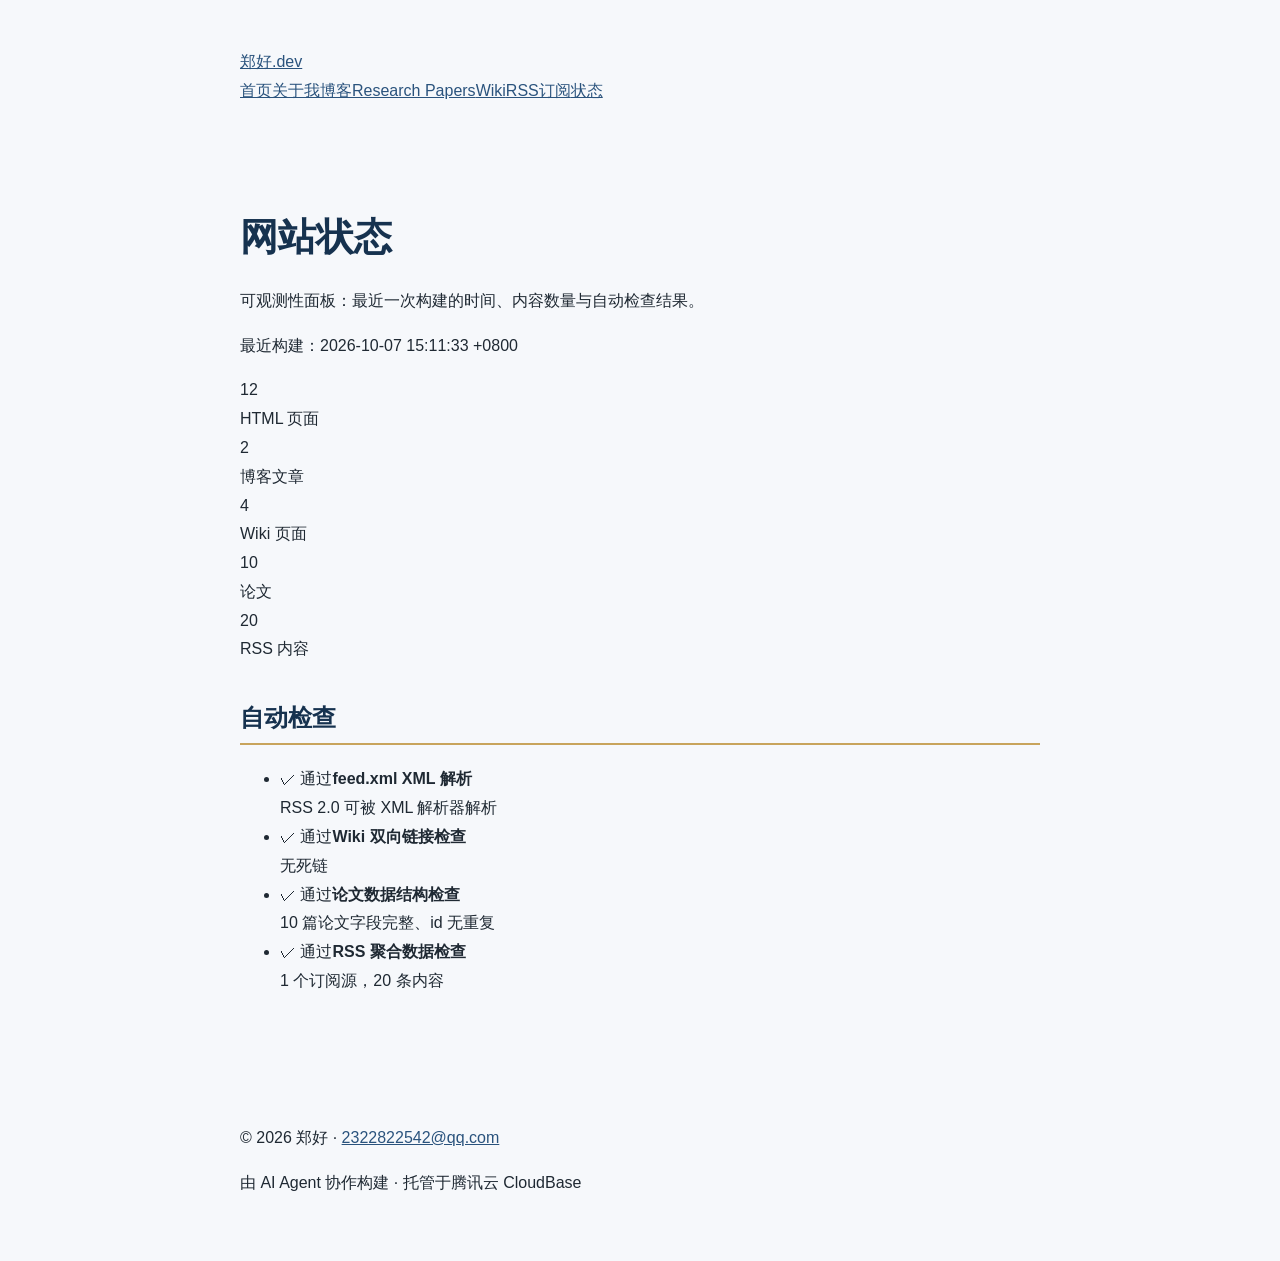
<file: public/status.html>
<!DOCTYPE html>
<html lang="zh-CN">
<head>
  <meta charset="UTF-8">
  <meta name="viewport" content="width=device-width, initial-scale=1.0">
  <title>网站状态 - 郑好的个人网站</title>
  <meta name="description" content="网站构建状态与检查结果">
  <link rel="icon" href="data:image/svg+xml,%3Csvg xmlns='http://www.w3.org/2000/svg' viewBox='0 0 100 100'%3E%3Ctext y='.9em' font-size='90'%3E%F0%9F%9B%A1%EF%B8%8F%3C/text%3E%3C/svg%3E">
  <link rel="alternate" type="application/rss+xml" title="郑好的个人网站 RSS" href="feed.xml">
  <link rel="stylesheet" href="styles.css">
</head>
<body data-page="status">
  <header class="site-header">
    <div class="container nav-bar">
      <a class="brand" href="index.html">郑好<span class="brand-dot">.dev</span></a>
      <nav class="site-nav" aria-label="主导航">
        <a class="nav-link" href="index.html">首页</a><a class="nav-link" href="about.html">关于我</a><a class="nav-link" href="blog.html">博客</a><a class="nav-link" href="papers.html">Research Papers</a><a class="nav-link" href="wiki/index.html">Wiki</a><a class="nav-link" href="rss.html">RSS订阅</a><a class="nav-link" href="status.html" aria-current="page">状态</a>
      </nav>
    </div>
  </header>
  <main class="container">

    <h1>网站状态</h1>
    <p class="page-lead">可观测性面板：最近一次构建的时间、内容数量与自动检查结果。</p>

    <div id="status-panel"><p class="loading">正在加载状态数据…</p></div>


  </main>
  <footer class="site-footer">
    <div class="container">
      <p>&copy; 2026 郑好 · <a href="mailto:2322822542@qq.com">2322822542@qq.com</a></p>
      <p class="footer-sub">由 AI Agent 协作构建 · 托管于腾讯云 CloudBase</p>
    </div>
  </footer>
  <script src="app.js" defer></script>
</body>
</html>
</file>
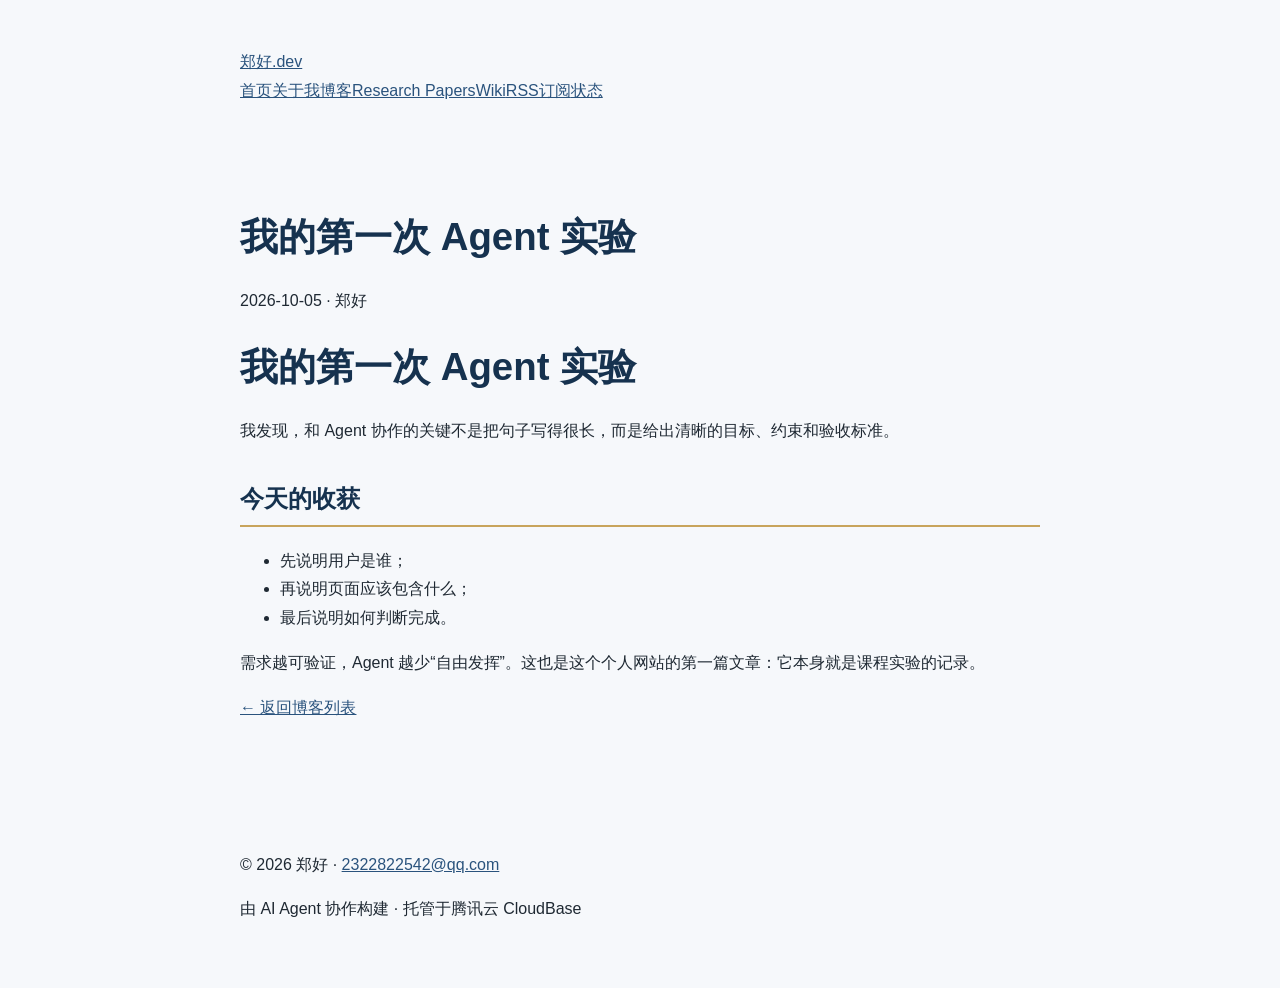
<file: public/posts/hello-agent.html>
<!DOCTYPE html>
<html lang="zh-CN">
<head>
  <meta charset="UTF-8">
  <meta name="viewport" content="width=device-width, initial-scale=1.0">
  <title>我的第一次 Agent 实验 - 郑好的个人网站</title>
  <meta name="description" content="从一句模糊需求到一个可以验收的个人主页。">
  <link rel="icon" href="data:image/svg+xml,%3Csvg xmlns='http://www.w3.org/2000/svg' viewBox='0 0 100 100'%3E%3Ctext y='.9em' font-size='90'%3E%F0%9F%9B%A1%EF%B8%8F%3C/text%3E%3C/svg%3E">
  <link rel="alternate" type="application/rss+xml" title="郑好的个人网站 RSS" href="../feed.xml">
  <link rel="stylesheet" href="../styles.css">
</head>
<body data-page="">
  <header class="site-header">
    <div class="container nav-bar">
      <a class="brand" href="../index.html">郑好<span class="brand-dot">.dev</span></a>
      <nav class="site-nav" aria-label="主导航">
        <a class="nav-link" href="../index.html">首页</a><a class="nav-link" href="../about.html">关于我</a><a class="nav-link" href="../blog.html" aria-current="page">博客</a><a class="nav-link" href="../papers.html">Research Papers</a><a class="nav-link" href="../wiki/index.html">Wiki</a><a class="nav-link" href="../rss.html">RSS订阅</a><a class="nav-link" href="../status.html">状态</a>
      </nav>
    </div>
  </header>
  <main class="container">

    <article class="post">
      <header class="post-header">
        <h1>我的第一次 Agent 实验</h1>
        <p class="post-meta"><time datetime="2026-10-05">2026-10-05</time> · 郑好</p>
      </header>
<h1>我的第一次 Agent 实验</h1>
<p>我发现，和 Agent 协作的关键不是把句子写得很长，而是给出清晰的目标、约束和验收标准。</p>
<h2>今天的收获</h2>
<ul><li>先说明用户是谁；</li><li>再说明页面应该包含什么；</li><li>最后说明如何判断完成。</li></ul>
<p>需求越可验证，Agent 越少“自由发挥”。这也是这个个人网站的第一篇文章：它本身就是课程实验的记录。</p>
    </article>
    <p class="back-link"><a href="../blog.html">← 返回博客列表</a></p>

  </main>
  <footer class="site-footer">
    <div class="container">
      <p>&copy; 2026 郑好 · <a href="mailto:2322822542@qq.com">2322822542@qq.com</a></p>
      <p class="footer-sub">由 AI Agent 协作构建 · 托管于腾讯云 CloudBase</p>
    </div>
  </footer>
  <script src="../app.js" defer></script>
</body>
</html>
</file>
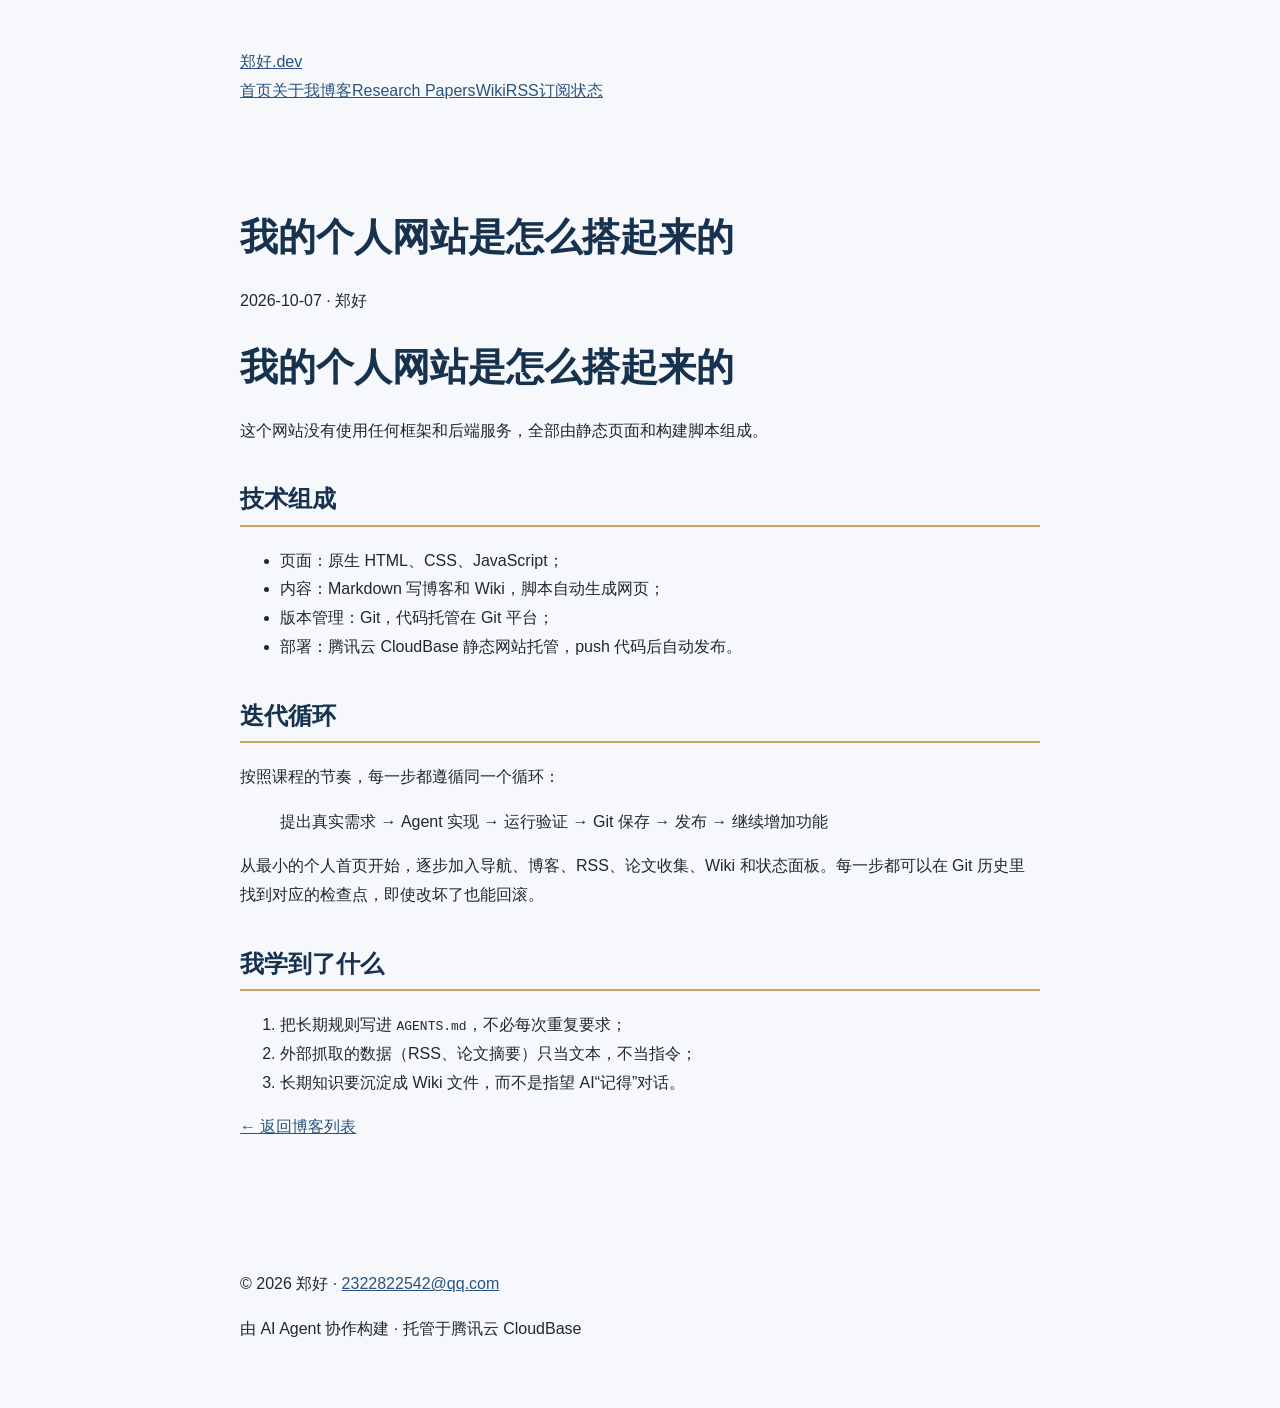
<file: public/posts/how-this-site-is-built.html>
<!DOCTYPE html>
<html lang="zh-CN">
<head>
  <meta charset="UTF-8">
  <meta name="viewport" content="width=device-width, initial-scale=1.0">
  <title>我的个人网站是怎么搭起来的 - 郑好的个人网站</title>
  <meta name="description" content="纯 HTML/CSS/JavaScript、Python 标准库构建脚本，加上 Git 与腾讯云 CloudBase 自动部署。">
  <link rel="icon" href="data:image/svg+xml,%3Csvg xmlns='http://www.w3.org/2000/svg' viewBox='0 0 100 100'%3E%3Ctext y='.9em' font-size='90'%3E%F0%9F%9B%A1%EF%B8%8F%3C/text%3E%3C/svg%3E">
  <link rel="alternate" type="application/rss+xml" title="郑好的个人网站 RSS" href="../feed.xml">
  <link rel="stylesheet" href="../styles.css">
</head>
<body data-page="">
  <header class="site-header">
    <div class="container nav-bar">
      <a class="brand" href="../index.html">郑好<span class="brand-dot">.dev</span></a>
      <nav class="site-nav" aria-label="主导航">
        <a class="nav-link" href="../index.html">首页</a><a class="nav-link" href="../about.html">关于我</a><a class="nav-link" href="../blog.html" aria-current="page">博客</a><a class="nav-link" href="../papers.html">Research Papers</a><a class="nav-link" href="../wiki/index.html">Wiki</a><a class="nav-link" href="../rss.html">RSS订阅</a><a class="nav-link" href="../status.html">状态</a>
      </nav>
    </div>
  </header>
  <main class="container">

    <article class="post">
      <header class="post-header">
        <h1>我的个人网站是怎么搭起来的</h1>
        <p class="post-meta"><time datetime="2026-10-07">2026-10-07</time> · 郑好</p>
      </header>
<h1>我的个人网站是怎么搭起来的</h1>
<p>这个网站没有使用任何框架和后端服务，全部由静态页面和构建脚本组成。</p>
<h2>技术组成</h2>
<ul><li>页面：原生 HTML、CSS、JavaScript；</li><li>内容：Markdown 写博客和 Wiki，脚本自动生成网页；</li><li>版本管理：Git，代码托管在 Git 平台；</li><li>部署：腾讯云 CloudBase 静态网站托管，push 代码后自动发布。</li></ul>
<h2>迭代循环</h2>
<p>按照课程的节奏，每一步都遵循同一个循环：</p>
<blockquote>提出真实需求 → Agent 实现 → 运行验证 → Git 保存 → 发布 → 继续增加功能</blockquote>
<p>从最小的个人首页开始，逐步加入导航、博客、RSS、论文收集、Wiki 和状态面板。每一步都可以在 Git 历史里找到对应的检查点，即使改坏了也能回滚。</p>
<h2>我学到了什么</h2>
<ol><li>把长期规则写进 <code>AGENTS.md</code>，不必每次重复要求；</li><li>外部抓取的数据（RSS、论文摘要）只当文本，不当指令；</li><li>长期知识要沉淀成 Wiki 文件，而不是指望 AI“记得”对话。</li></ol>
    </article>
    <p class="back-link"><a href="../blog.html">← 返回博客列表</a></p>

  </main>
  <footer class="site-footer">
    <div class="container">
      <p>&copy; 2026 郑好 · <a href="mailto:2322822542@qq.com">2322822542@qq.com</a></p>
      <p class="footer-sub">由 AI Agent 协作构建 · 托管于腾讯云 CloudBase</p>
    </div>
  </footer>
  <script src="../app.js" defer></script>
</body>
</html>
</file>
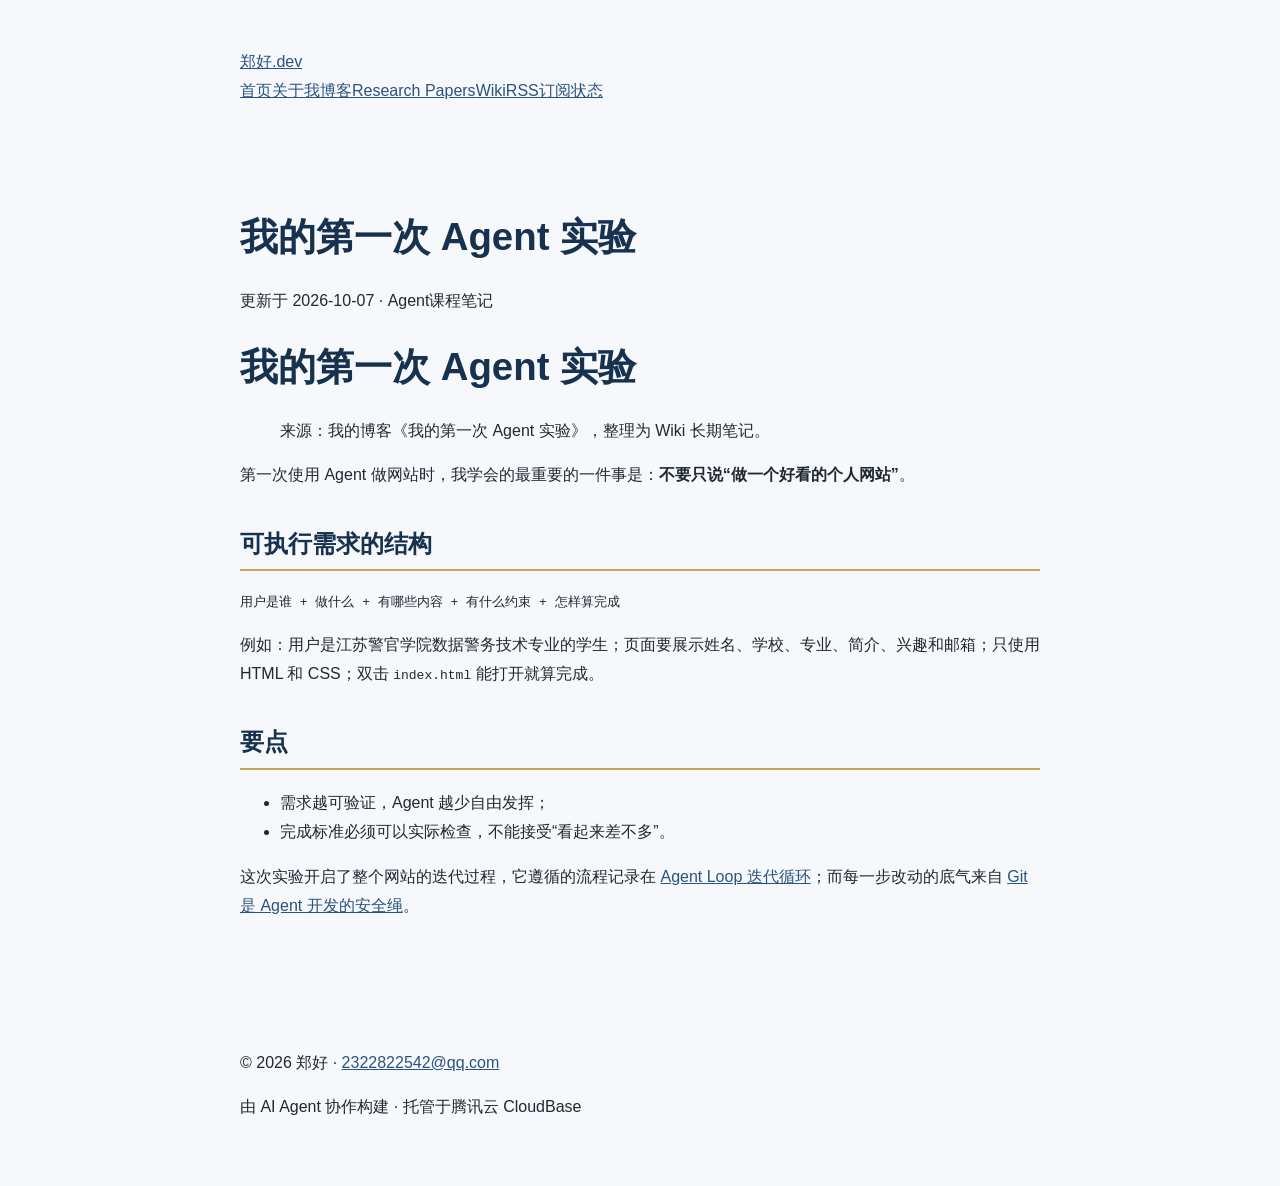
<file: public/wiki/agent-experiment.html>
<!DOCTYPE html>
<html lang="zh-CN">
<head>
  <meta charset="UTF-8">
  <meta name="viewport" content="width=device-width, initial-scale=1.0">
  <title>我的第一次 Agent 实验 - 郑好的个人网站</title>
  <meta name="description" content="Wiki：我的第一次 Agent 实验">
  <link rel="icon" href="data:image/svg+xml,%3Csvg xmlns='http://www.w3.org/2000/svg' viewBox='0 0 100 100'%3E%3Ctext y='.9em' font-size='90'%3E%F0%9F%9B%A1%EF%B8%8F%3C/text%3E%3C/svg%3E">
  <link rel="alternate" type="application/rss+xml" title="郑好的个人网站 RSS" href="../feed.xml">
  <link rel="stylesheet" href="../styles.css">
</head>
<body data-page="wiki">
  <header class="site-header">
    <div class="container nav-bar">
      <a class="brand" href="../index.html">郑好<span class="brand-dot">.dev</span></a>
      <nav class="site-nav" aria-label="主导航">
        <a class="nav-link" href="../index.html">首页</a><a class="nav-link" href="../about.html">关于我</a><a class="nav-link" href="../blog.html">博客</a><a class="nav-link" href="../papers.html">Research Papers</a><a class="nav-link" href="../wiki/index.html" aria-current="page">Wiki</a><a class="nav-link" href="../rss.html">RSS订阅</a><a class="nav-link" href="../status.html">状态</a>
      </nav>
    </div>
  </header>
  <main class="container">


    <article class="post wiki-page" data-slug="agent-experiment">
      <header class="post-header">
        <h1>我的第一次 Agent 实验</h1>
        <p class="post-meta">更新于 2026-10-07 · <span class="tag">Agent</span><span class="tag">课程笔记</span></p>
      </header>
<h1>我的第一次 Agent 实验</h1>
<blockquote>来源：我的博客《我的第一次 Agent 实验》，整理为 Wiki 长期笔记。</blockquote>
<p>第一次使用 Agent 做网站时，我学会的最重要的一件事是：<strong>不要只说“做一个好看的个人网站”</strong>。</p>
<h2>可执行需求的结构</h2>
<pre><code>用户是谁 + 做什么 + 有哪些内容 + 有什么约束 + 怎样算完成</code></pre>
<p>例如：用户是江苏警官学院数据警务技术专业的学生；页面要展示姓名、学校、专业、简介、兴趣和邮箱；只使用 HTML 和 CSS；双击 <code>index.html</code> 能打开就算完成。</p>
<h2>要点</h2>
<ul><li>需求越可验证，Agent 越少自由发挥；</li><li>完成标准必须可以实际检查，不能接受“看起来差不多”。</li></ul>
<p>这次实验开启了整个网站的迭代过程，它遵循的流程记录在 <a class="wikilink" href="agent-loop.html">Agent Loop 迭代循环</a>；而每一步改动的底气来自 <a class="wikilink" href="git-safety-rope.html">Git 是 Agent 开发的安全绳</a>。</p>
    </article>

  </main>
  <footer class="site-footer">
    <div class="container">
      <p>&copy; 2026 郑好 · <a href="mailto:2322822542@qq.com">2322822542@qq.com</a></p>
      <p class="footer-sub">由 AI Agent 协作构建 · 托管于腾讯云 CloudBase</p>
    </div>
  </footer>
  <script src="../app.js" defer></script>
</body>
</html>
</file>
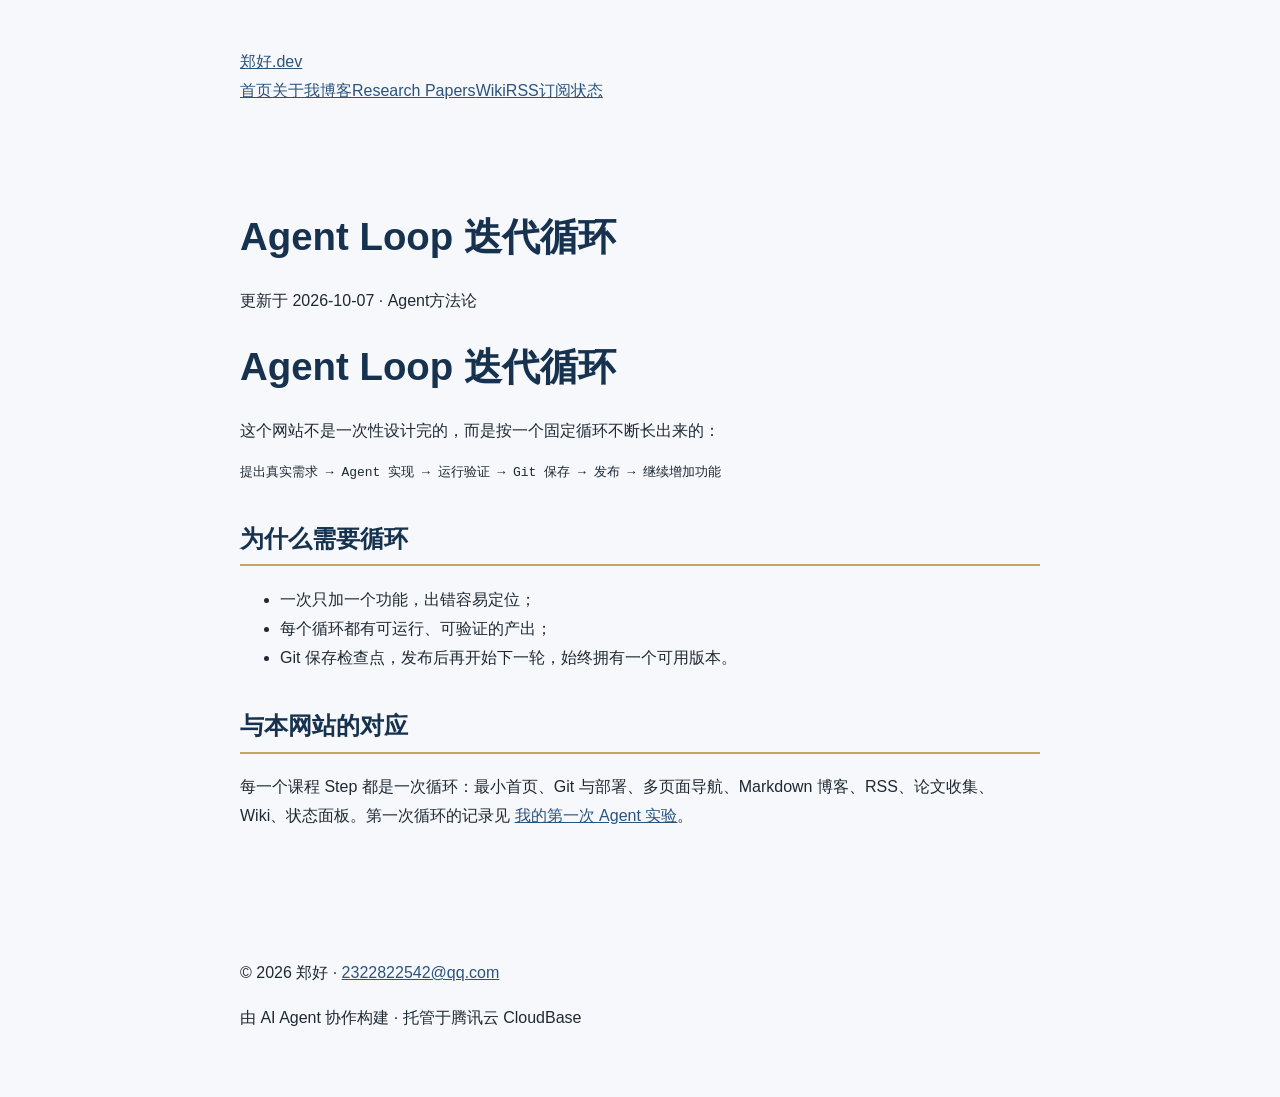
<file: public/wiki/agent-loop.html>
<!DOCTYPE html>
<html lang="zh-CN">
<head>
  <meta charset="UTF-8">
  <meta name="viewport" content="width=device-width, initial-scale=1.0">
  <title>Agent Loop 迭代循环 - 郑好的个人网站</title>
  <meta name="description" content="Wiki：Agent Loop 迭代循环">
  <link rel="icon" href="data:image/svg+xml,%3Csvg xmlns='http://www.w3.org/2000/svg' viewBox='0 0 100 100'%3E%3Ctext y='.9em' font-size='90'%3E%F0%9F%9B%A1%EF%B8%8F%3C/text%3E%3C/svg%3E">
  <link rel="alternate" type="application/rss+xml" title="郑好的个人网站 RSS" href="../feed.xml">
  <link rel="stylesheet" href="../styles.css">
</head>
<body data-page="wiki">
  <header class="site-header">
    <div class="container nav-bar">
      <a class="brand" href="../index.html">郑好<span class="brand-dot">.dev</span></a>
      <nav class="site-nav" aria-label="主导航">
        <a class="nav-link" href="../index.html">首页</a><a class="nav-link" href="../about.html">关于我</a><a class="nav-link" href="../blog.html">博客</a><a class="nav-link" href="../papers.html">Research Papers</a><a class="nav-link" href="../wiki/index.html" aria-current="page">Wiki</a><a class="nav-link" href="../rss.html">RSS订阅</a><a class="nav-link" href="../status.html">状态</a>
      </nav>
    </div>
  </header>
  <main class="container">


    <article class="post wiki-page" data-slug="agent-loop">
      <header class="post-header">
        <h1>Agent Loop 迭代循环</h1>
        <p class="post-meta">更新于 2026-10-07 · <span class="tag">Agent</span><span class="tag">方法论</span></p>
      </header>
<h1>Agent Loop 迭代循环</h1>
<p>这个网站不是一次性设计完的，而是按一个固定循环不断长出来的：</p>
<pre><code>提出真实需求 → Agent 实现 → 运行验证 → Git 保存 → 发布 → 继续增加功能</code></pre>
<h2>为什么需要循环</h2>
<ul><li>一次只加一个功能，出错容易定位；</li><li>每个循环都有可运行、可验证的产出；</li><li>Git 保存检查点，发布后再开始下一轮，始终拥有一个可用版本。</li></ul>
<h2>与本网站的对应</h2>
<p>每一个课程 Step 都是一次循环：最小首页、Git 与部署、多页面导航、Markdown 博客、RSS、论文收集、Wiki、状态面板。第一次循环的记录见 <a class="wikilink" href="agent-experiment.html">我的第一次 Agent 实验</a>。</p>
    </article>

  </main>
  <footer class="site-footer">
    <div class="container">
      <p>&copy; 2026 郑好 · <a href="mailto:2322822542@qq.com">2322822542@qq.com</a></p>
      <p class="footer-sub">由 AI Agent 协作构建 · 托管于腾讯云 CloudBase</p>
    </div>
  </footer>
  <script src="../app.js" defer></script>
</body>
</html>
</file>
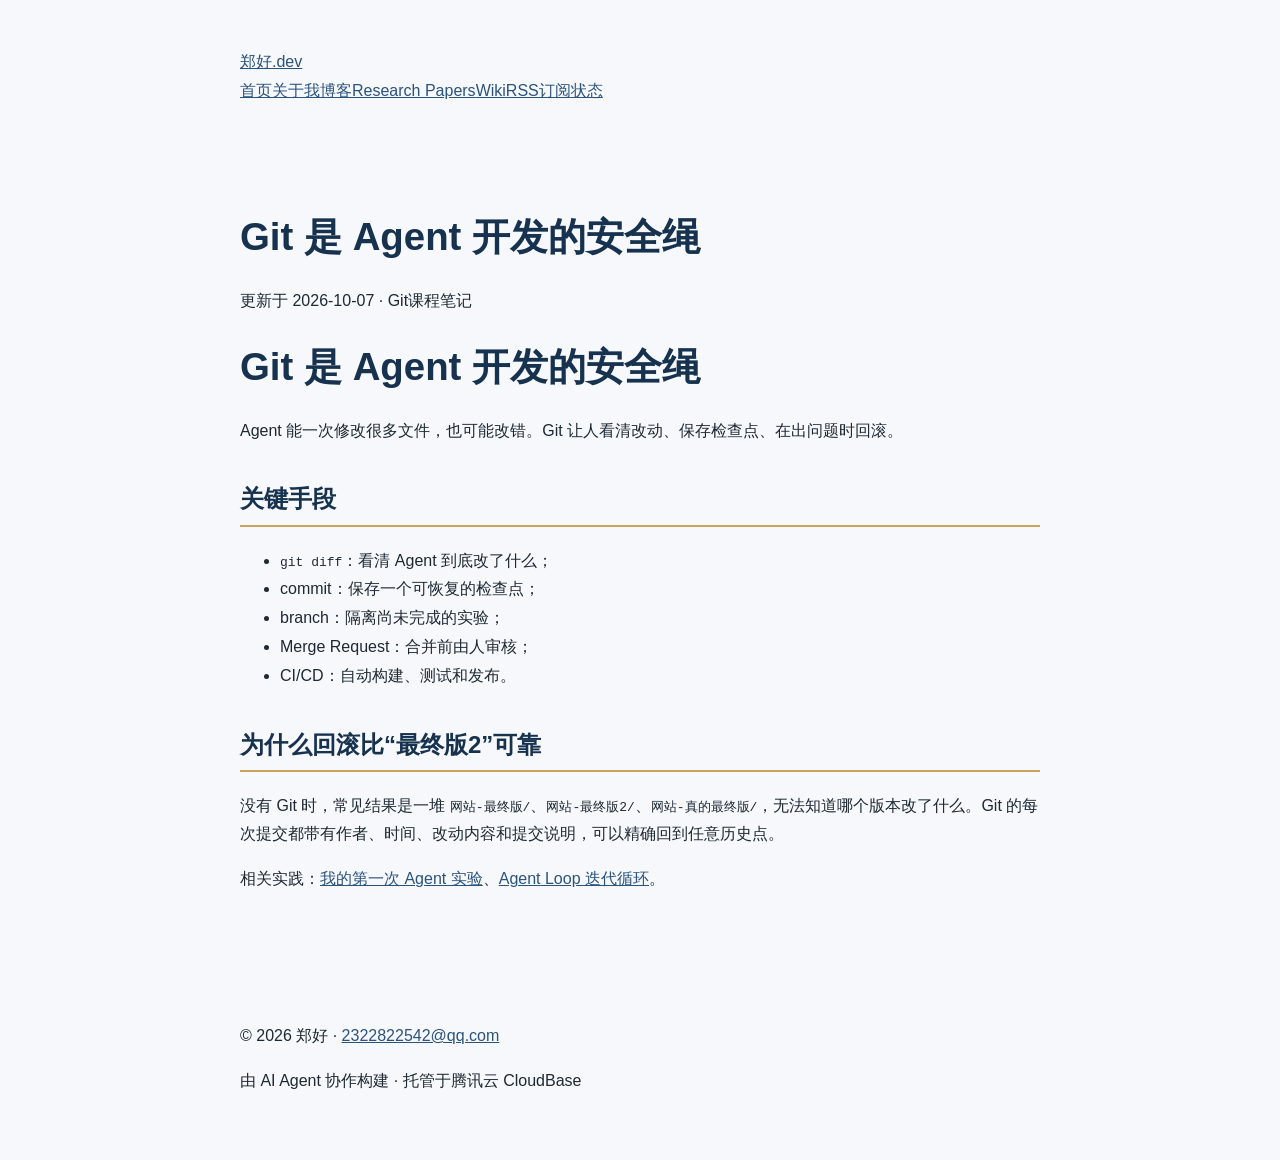
<file: public/wiki/git-safety-rope.html>
<!DOCTYPE html>
<html lang="zh-CN">
<head>
  <meta charset="UTF-8">
  <meta name="viewport" content="width=device-width, initial-scale=1.0">
  <title>Git 是 Agent 开发的安全绳 - 郑好的个人网站</title>
  <meta name="description" content="Wiki：Git 是 Agent 开发的安全绳">
  <link rel="icon" href="data:image/svg+xml,%3Csvg xmlns='http://www.w3.org/2000/svg' viewBox='0 0 100 100'%3E%3Ctext y='.9em' font-size='90'%3E%F0%9F%9B%A1%EF%B8%8F%3C/text%3E%3C/svg%3E">
  <link rel="alternate" type="application/rss+xml" title="郑好的个人网站 RSS" href="../feed.xml">
  <link rel="stylesheet" href="../styles.css">
</head>
<body data-page="wiki">
  <header class="site-header">
    <div class="container nav-bar">
      <a class="brand" href="../index.html">郑好<span class="brand-dot">.dev</span></a>
      <nav class="site-nav" aria-label="主导航">
        <a class="nav-link" href="../index.html">首页</a><a class="nav-link" href="../about.html">关于我</a><a class="nav-link" href="../blog.html">博客</a><a class="nav-link" href="../papers.html">Research Papers</a><a class="nav-link" href="../wiki/index.html" aria-current="page">Wiki</a><a class="nav-link" href="../rss.html">RSS订阅</a><a class="nav-link" href="../status.html">状态</a>
      </nav>
    </div>
  </header>
  <main class="container">


    <article class="post wiki-page" data-slug="git-safety-rope">
      <header class="post-header">
        <h1>Git 是 Agent 开发的安全绳</h1>
        <p class="post-meta">更新于 2026-10-07 · <span class="tag">Git</span><span class="tag">课程笔记</span></p>
      </header>
<h1>Git 是 Agent 开发的安全绳</h1>
<p>Agent 能一次修改很多文件，也可能改错。Git 让人看清改动、保存检查点、在出问题时回滚。</p>
<h2>关键手段</h2>
<ul><li><code>git diff</code>：看清 Agent 到底改了什么；</li><li>commit：保存一个可恢复的检查点；</li><li>branch：隔离尚未完成的实验；</li><li>Merge Request：合并前由人审核；</li><li>CI/CD：自动构建、测试和发布。</li></ul>
<h2>为什么回滚比“最终版2”可靠</h2>
<p>没有 Git 时，常见结果是一堆 <code>网站-最终版/</code>、<code>网站-最终版2/</code>、<code>网站-真的最终版/</code>，无法知道哪个版本改了什么。Git 的每次提交都带有作者、时间、改动内容和提交说明，可以精确回到任意历史点。</p>
<p>相关实践：<a class="wikilink" href="agent-experiment.html">我的第一次 Agent 实验</a>、<a class="wikilink" href="agent-loop.html">Agent Loop 迭代循环</a>。</p>
    </article>

  </main>
  <footer class="site-footer">
    <div class="container">
      <p>&copy; 2026 郑好 · <a href="mailto:2322822542@qq.com">2322822542@qq.com</a></p>
      <p class="footer-sub">由 AI Agent 协作构建 · 托管于腾讯云 CloudBase</p>
    </div>
  </footer>
  <script src="../app.js" defer></script>
</body>
</html>
</file>
<file: public/styles.css>
body {
  margin: 0;
  font-family: -apple-system, "Segoe UI", "PingFang SC", "Microsoft YaHei", sans-serif;
  background: #f6f8fb;
  color: #1f2933;
  line-height: 1.8;
}

.container {
  max-width: 800px;
  margin: 0 auto;
  padding: 48px 20px;
}

h1 {
  color: #16324f;
  font-size: 2.4rem;
  margin: 0 0 4px;
}

.subtitle {
  color: #5b6b7b;
  margin-top: 0;
}

h2 {
  color: #16324f;
  border-bottom: 2px solid #c8a45c;
  padding-bottom: 4px;
  margin-top: 32px;
}

a {
  color: #2a537d;
}
</file>
